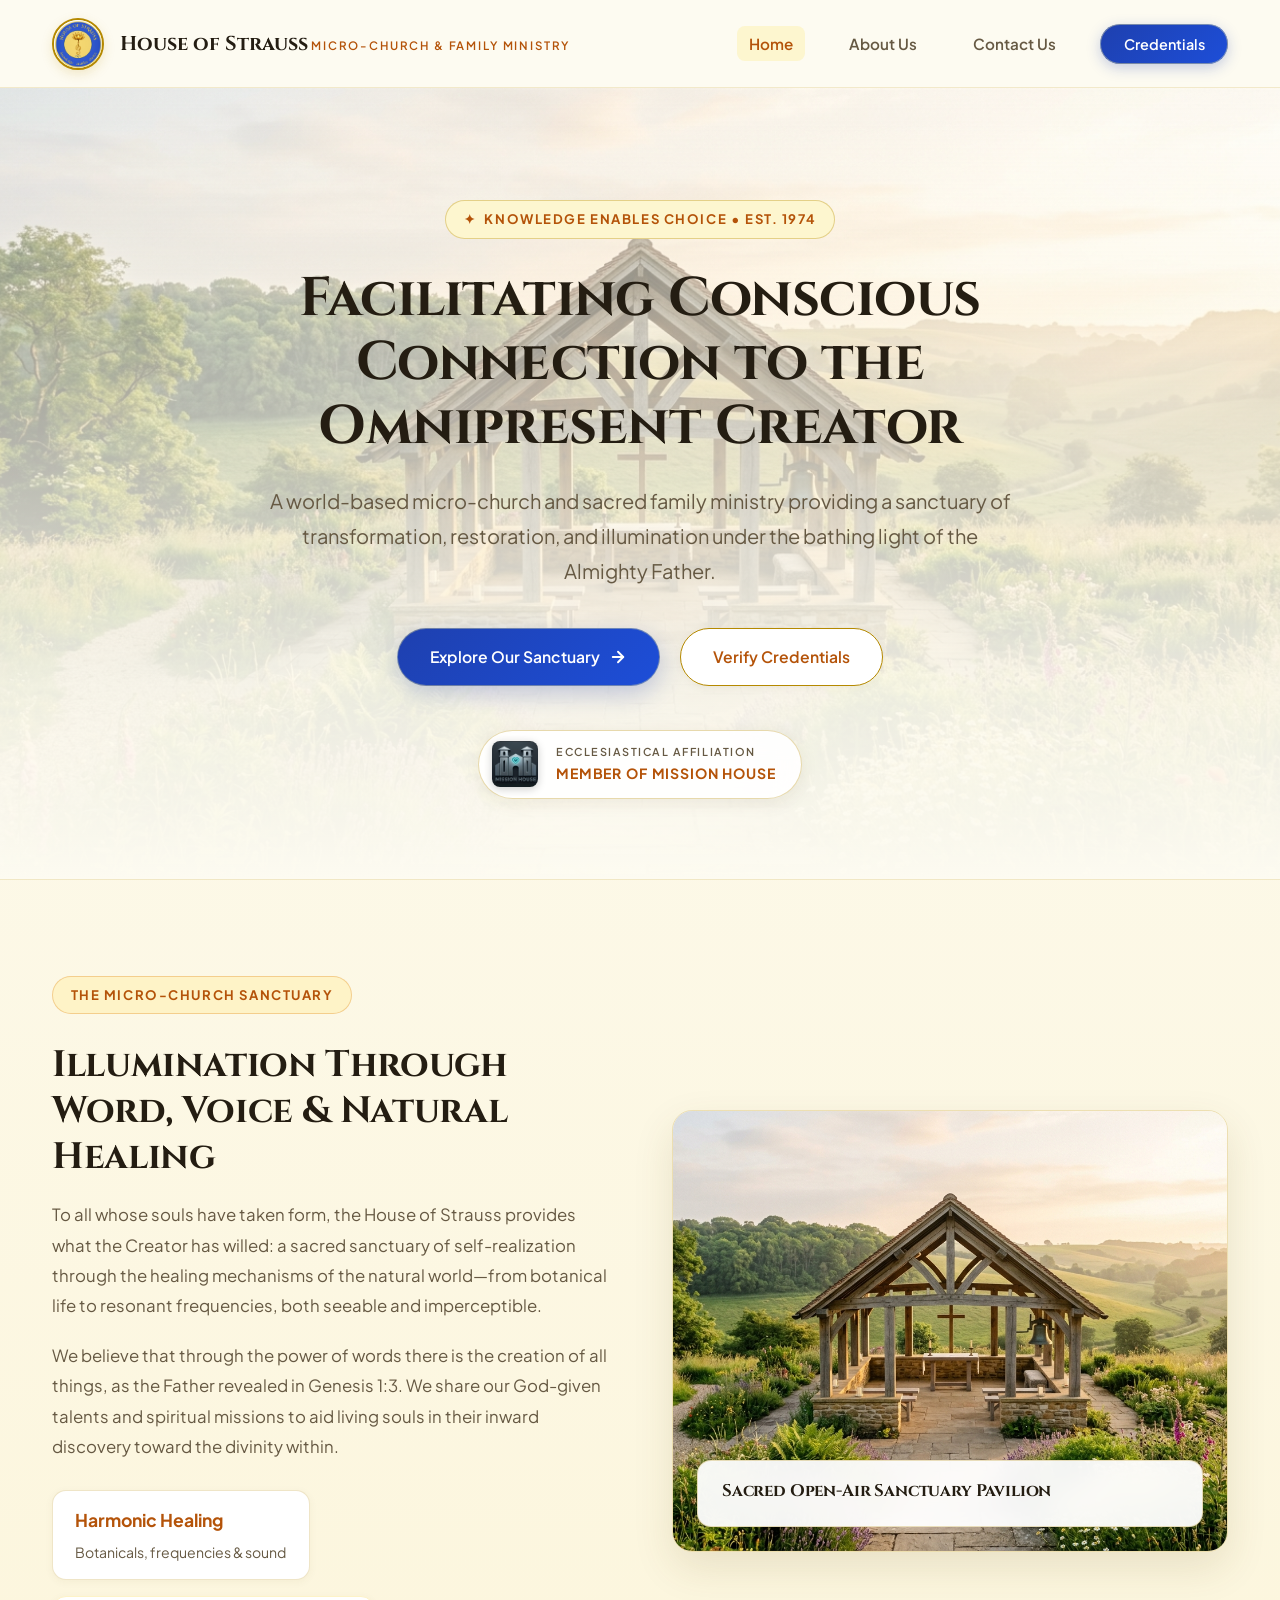
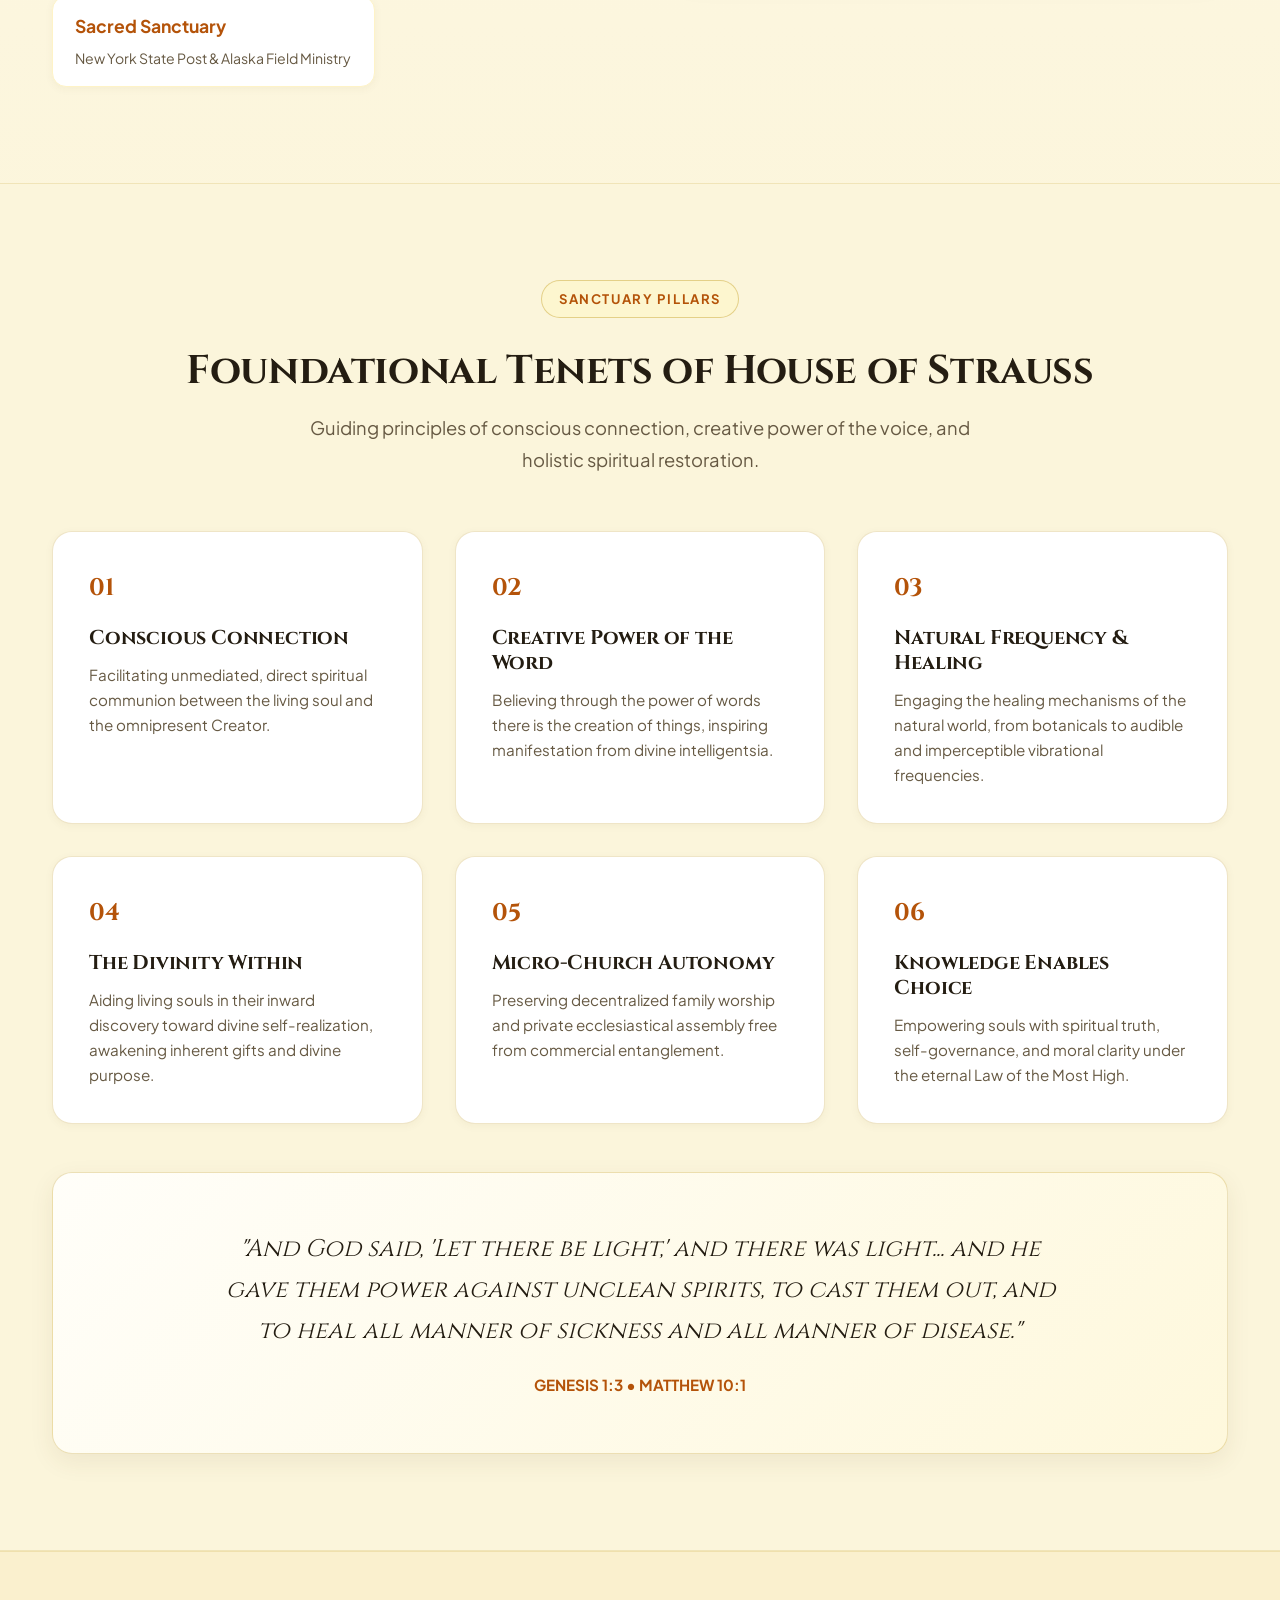
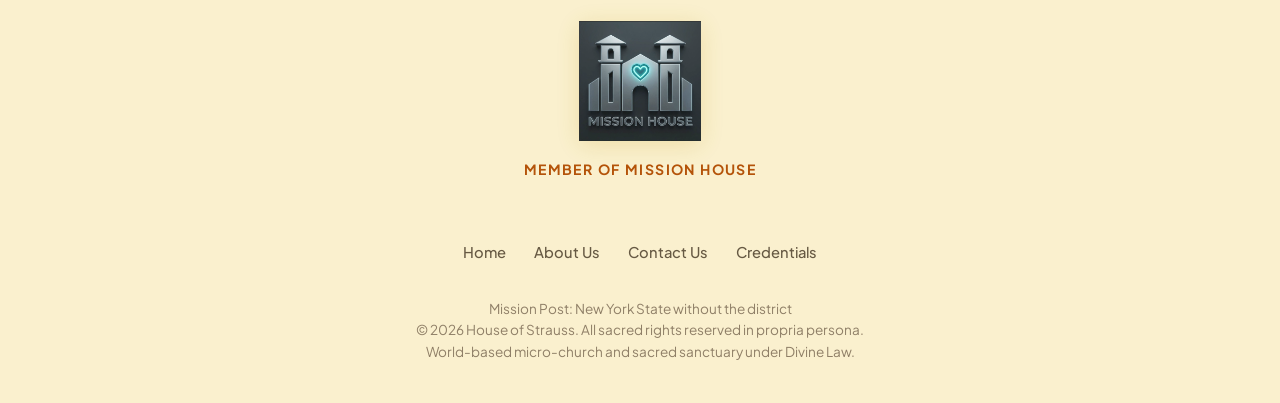
<file: index.html>
<!DOCTYPE html>
<html lang="en">
<head>
  <meta charset="UTF-8">
  <meta name="viewport" content="width=device-width, initial-scale=1.0">
  <title>House of Strauss — Micro-Church & Sacred Sanctuary</title>
  <meta name="description" content="House of Strauss is a world-based micro-church facilitating conscious connection to the omnipresent Creator. Knowledge Enables Choice.">
  <link rel="stylesheet" href="styles.css">
  <link rel="icon" type="image/jpeg" href="images/logo_clean.png">
</head>
<body>

  <!-- Header & Navigation -->
  <header class="site-header">
    <div class="header-container">
      <a href="index.html" class="brand">
        <img src="images/logo_clean.png" alt="House of Strauss Consecrated Seal" class="brand-seal">
        <div class="brand-text">
          <span class="brand-name">House of Strauss</span>
          <span class="brand-subtitle">Micro-Church & Family Ministry</span>
        </div>
      </a>
      <nav>
        <ul class="nav-links">
          <li><a href="index.html" class="nav-link active">Home</a></li>
          <li><a href="about.html" class="nav-link">About Us</a></li>
          <li><a href="contact.html" class="nav-link">Contact Us</a></li>
          <li><a href="credentials.html" class="nav-cta">Credentials</a></li>
        </ul>
      </nav>
    </div>
  </header>

  <!-- Hero Section -->
  <section class="hero">
    <div class="hero-content">
      <div class="badge-tag">
        <span>✦</span> Knowledge Enables Choice • Est. 1974
      </div>
      <h1 class="headline">Facilitating Conscious Connection to the Omnipresent Creator</h1>
      <p class="subhead">
        A world-based micro-church and sacred family ministry providing a sanctuary of transformation, restoration, and illumination under the bathing light of the Almighty Father.
      </p>
      <div class="cta-group">
        <a href="about.html" class="btn btn-primary">
          <span>Explore Our Sanctuary</span>
          <svg width="18" height="18" viewBox="0 0 24 24" fill="none" stroke="currentColor" stroke-width="2.5" stroke-linecap="round" stroke-linejoin="round"><line x1="5" y1="12" x2="19" y2="12"></line><polyline points="12 5 19 12 12 19"></polyline></svg>
        </a>
        <a href="credentials.html" class="btn btn-secondary">
          <span>Verify Credentials</span>
        </a>
      </div>

      <!-- Mission House Affiliation Badge -->
      <div class="hero-affiliation">
        <a href="https://mission-house.org" target="_blank" class="hero-member-badge">
          <img src="images/mission_house_logo.png" alt="Mission House Logo" onerror="this.src='mission_house_logo.png'">
          <div class="hero-member-text">
            <span class="affil-label">Ecclesiastical Affiliation</span>
            <span class="affil-title">Member of Mission House</span>
          </div>
        </a>
      </div>
    </div>
  </section>

  <!-- Sanctuary Showcase -->
  <section class="section">
    <div class="container">
      <div class="split-grid">
        <div>
          <div class="badge-tag gold">The Micro-Church Sanctuary</div>
          <h2 style="font-size: 2.3rem; margin-bottom: 1.25rem;">Illumination Through Word, Voice & Natural Healing</h2>
          <p style="color: var(--text-muted); font-size: 1.05rem; line-height: 1.8; margin-bottom: 1.25rem;">
            To all whose souls have taken form, the House of Strauss provides what the Creator has willed: a sacred sanctuary of self-realization through the healing mechanisms of the natural world—from botanical life to resonant frequencies, both seeable and imperceptible.
          </p>
          <p style="color: var(--text-muted); font-size: 1.05rem; line-height: 1.8; margin-bottom: 1.75rem;">
            We believe that through the power of words there is the creation of all things, as the Father revealed in Genesis 1:3. We share our God-given talents and spiritual missions to aid living souls in their inward discovery toward the divinity within.
          </p>
          <div style="display: flex; gap: 1rem; flex-wrap: wrap;">
            <div style="background: #fff; border: 1.5px solid var(--border-card); padding: 0.9rem 1.4rem; border-radius: var(--radius-md); box-shadow: var(--shadow-sm);">
              <strong style="color: var(--accent-amber); display: block; font-size: 1.1rem; margin-bottom: 0.15rem;">Harmonic Healing</strong>
              <span style="color: var(--text-muted); font-size: 0.88rem;">Botanicals, frequencies & sound</span>
            </div>
            <div style="background: #fff; border: 1.5px solid var(--accent-gold-soft); padding: 0.9rem 1.4rem; border-radius: var(--radius-md); box-shadow: var(--shadow-sm);">
              <strong style="color: var(--accent-amber); display: block; font-size: 1.1rem; margin-bottom: 0.15rem;">Sacred Sanctuary</strong>
              <span style="color: var(--text-muted); font-size: 0.88rem;">New York State Post & Alaska Field Ministry</span>
            </div>
          </div>
        </div>

        <div class="image-showcase">
          <img src="images/hero_bg.jpg" alt="Sacred Open-Air Sanctuary Pavilion in Rolling Countryside">
          <div class="image-overlay-card">
            <h4 style="color: var(--text-heading); font-size: 1.05rem; margin-bottom: 0.25rem;">Sacred Open-Air Sanctuary Pavilion</h4>

          </div>
        </div>
      </div>
    </div>
  </section>

  <!-- 6 Pillars -->
  <section class="section" style="background: var(--bg-secondary); border-top: 1px solid var(--border-subtle); border-bottom: 1px solid var(--border-subtle);">
    <div class="container">
      <div class="section-title">
        <div class="badge-tag">Sanctuary Pillars</div>
        <h2>Foundational Tenets of House of Strauss</h2>
        <p>Guiding principles of conscious connection, creative power of the voice, and holistic spiritual restoration.</p>
      </div>

      <div class="commitments-grid">
        <div class="commitment-card">
          <div class="commitment-num">01</div>
          <h3 style="font-size: 1.25rem; margin-bottom: 0.75rem; color: var(--text-heading);">Conscious Connection</h3>
          <p style="color: var(--text-muted); font-size: 0.95rem; line-height: 1.65;">Facilitating unmediated, direct spiritual communion between the living soul and the omnipresent Creator.</p>
        </div>

        <div class="commitment-card">
          <div class="commitment-num">02</div>
          <h3 style="font-size: 1.25rem; margin-bottom: 0.75rem; color: var(--text-heading);">Creative Power of the Word</h3>
          <p style="color: var(--text-muted); font-size: 0.95rem; line-height: 1.65;">Believing through the power of words there is the creation of things, inspiring manifestation from divine intelligentsia.</p>
        </div>

        <div class="commitment-card">
          <div class="commitment-num">03</div>
          <h3 style="font-size: 1.25rem; margin-bottom: 0.75rem; color: var(--text-heading);">Natural Frequency & Healing</h3>
          <p style="color: var(--text-muted); font-size: 0.95rem; line-height: 1.65;">Engaging the healing mechanisms of the natural world, from botanicals to audible and imperceptible vibrational frequencies.</p>
        </div>

        <div class="commitment-card">
          <div class="commitment-num">04</div>
          <h3 style="font-size: 1.25rem; margin-bottom: 0.75rem; color: var(--text-heading);">The Divinity Within</h3>
          <p style="color: var(--text-muted); font-size: 0.95rem; line-height: 1.65;">Aiding living souls in their inward discovery toward divine self-realization, awakening inherent gifts and divine purpose.</p>
        </div>

        <div class="commitment-card">
          <div class="commitment-num">05</div>
          <h3 style="font-size: 1.25rem; margin-bottom: 0.75rem; color: var(--text-heading);">Micro-Church Autonomy</h3>
          <p style="color: var(--text-muted); font-size: 0.95rem; line-height: 1.65;">Preserving decentralized family worship and private ecclesiastical assembly free from commercial entanglement.</p>
        </div>

        <div class="commitment-card">
          <div class="commitment-num">06</div>
          <h3 style="font-size: 1.25rem; margin-bottom: 0.75rem; color: var(--text-heading);">Knowledge Enables Choice</h3>
          <p style="color: var(--text-muted); font-size: 0.95rem; line-height: 1.65;">Empowering souls with spiritual truth, self-governance, and moral clarity under the eternal Law of the Most High.</p>
        </div>
      </div>

      <!-- Scripture Banner -->
      <div class="scripture-card">
        <div class="scripture-quote">
          "And God said, 'Let there be light,' and there was light... and he gave them power against unclean spirits, to cast them out, and to heal all manner of sickness and all manner of disease."
        </div>
        <div class="scripture-cite">Genesis 1:3 &bull; Matthew 10:1</div>
      </div>
    </div>
  </section>

  <!-- Footer -->
  <footer class="site-footer">
    <div class="footer-container">
      <a href="https://mission-house.org" target="_blank" class="footer-member-badge">
        <div class="logo-wrap">
          <img src="images/mission_house_logo.png" alt="Mission House Logo" onerror="this.src='mission_house_logo.png'">
        </div>
        <span class="footer-member-text">Member of Mission House</span>
      </a>

      <ul class="footer-nav">
        <li><a href="index.html">Home</a></li>
        <li><a href="about.html">About Us</a></li>
        <li><a href="contact.html">Contact Us</a></li>
        <li><a href="credentials.html">Credentials</a></li>
      </ul>

      <div class="footer-meta">
        Mission Post: New York State without the district<br>
        &copy; 2026 House of Strauss. All sacred rights reserved in propria persona.<br>
        World-based micro-church and sacred sanctuary under Divine Law.
      </div>
    </div>
  </footer>

</body>
</html>
</file>
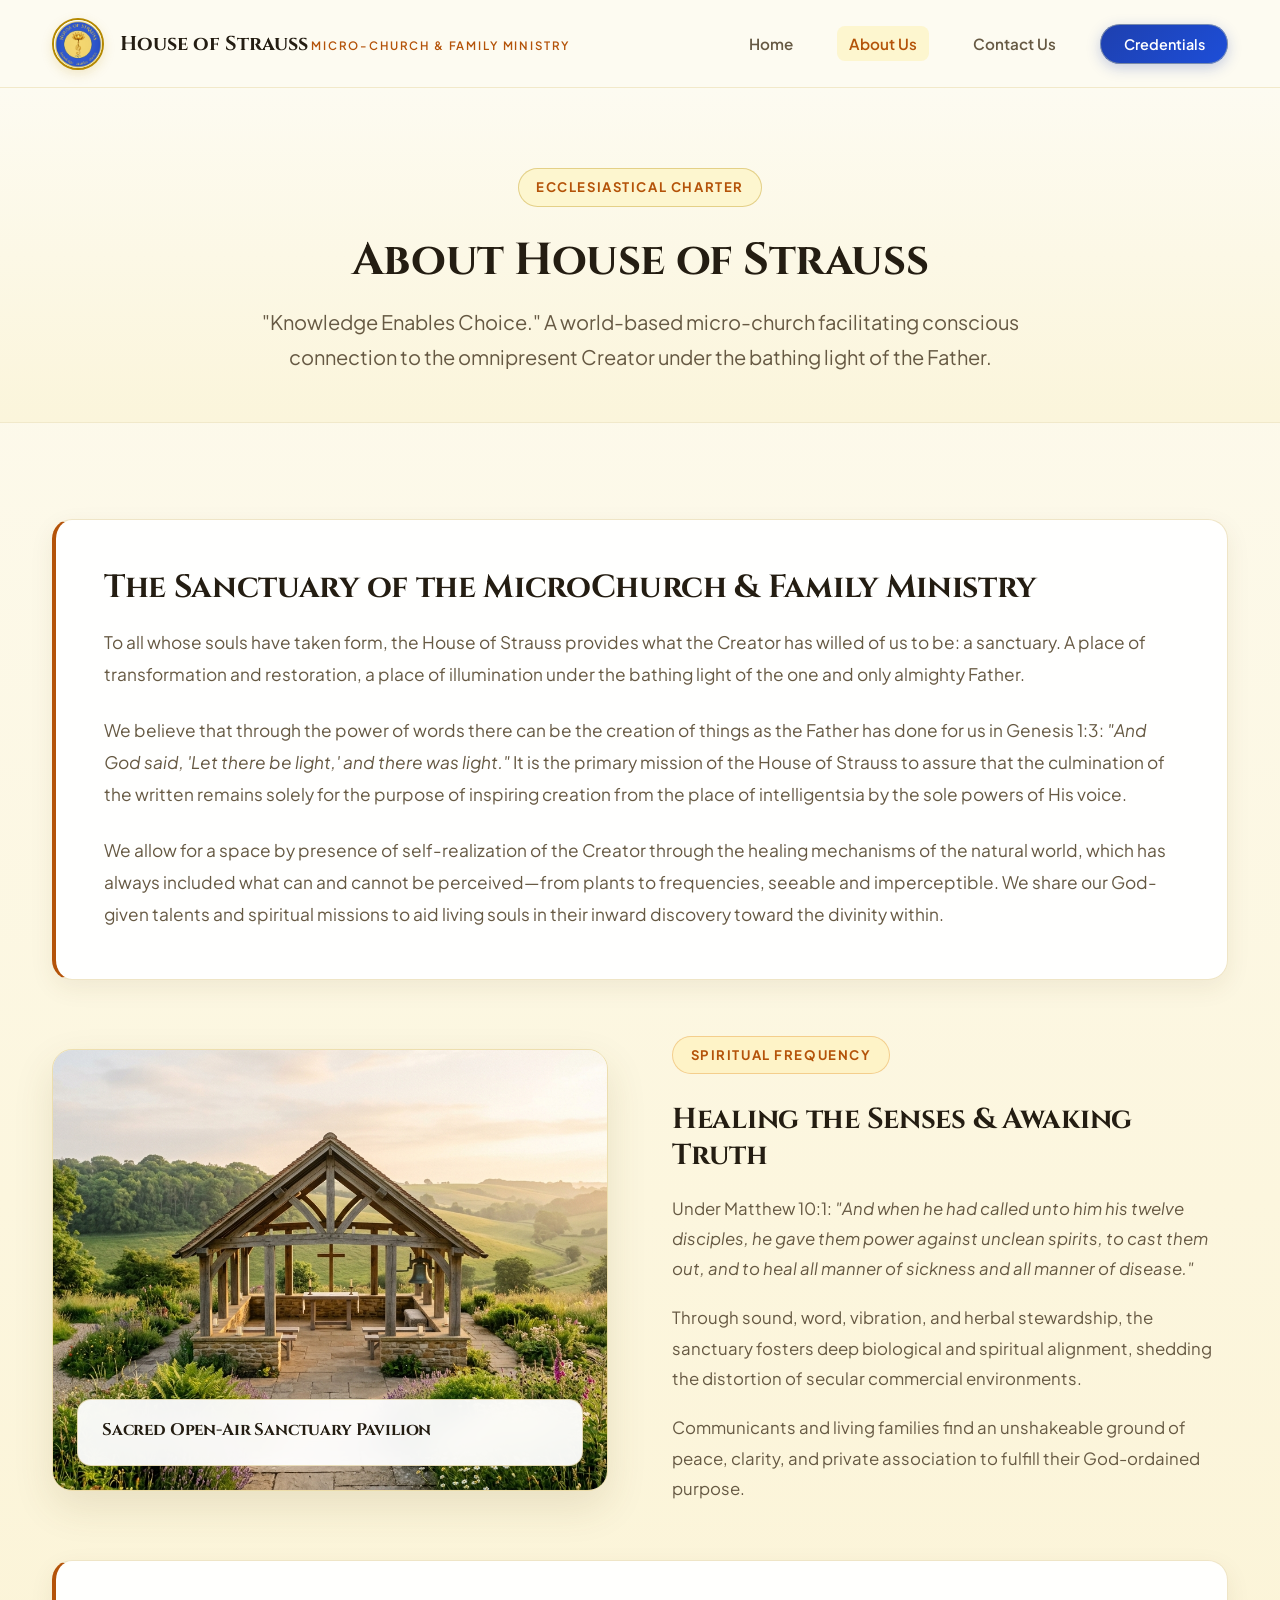
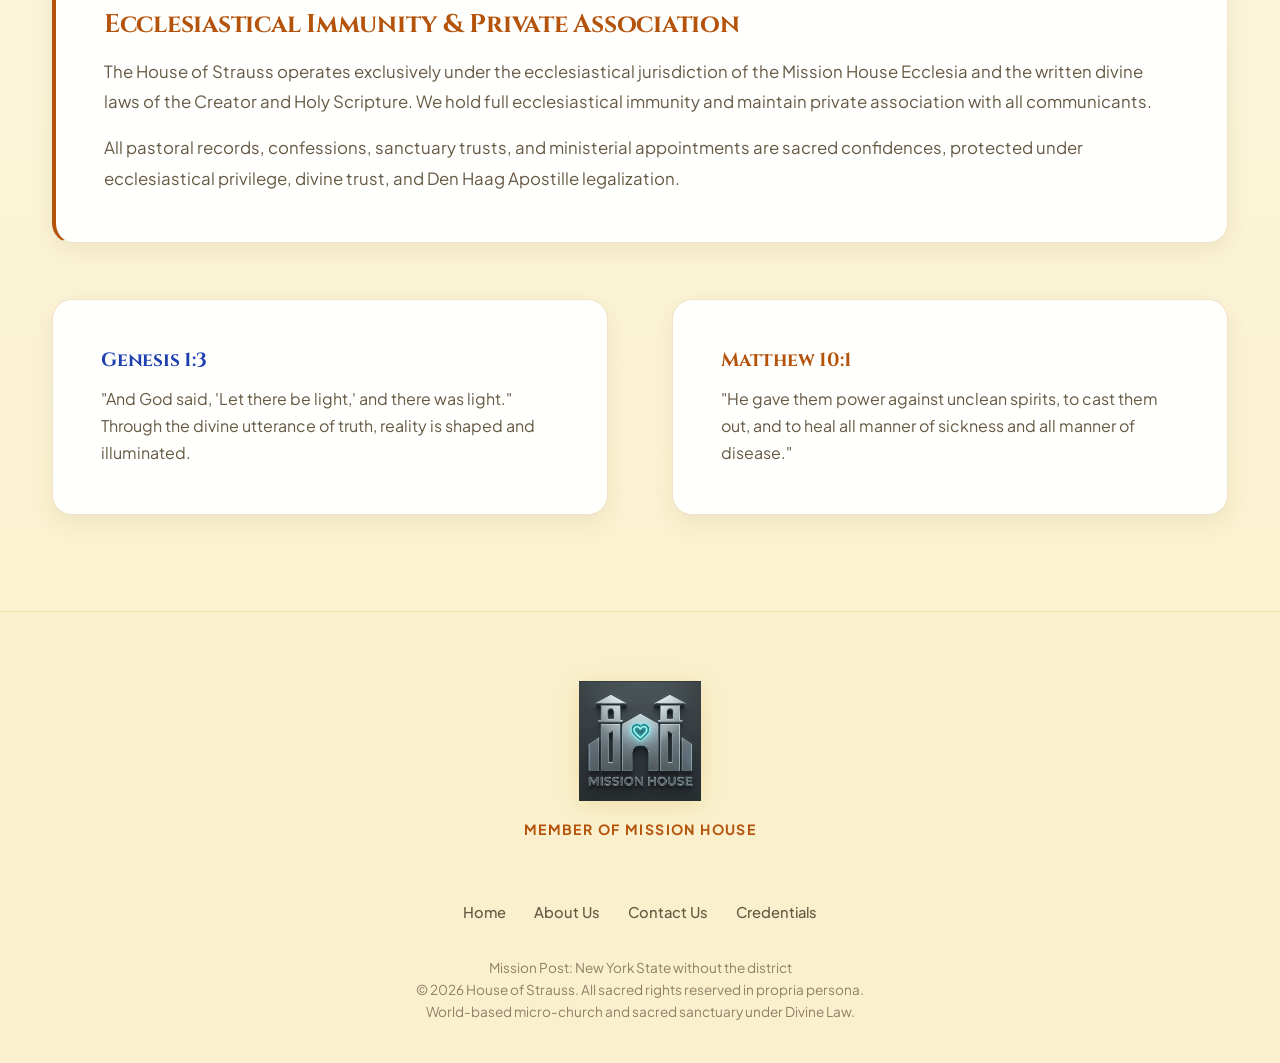
<file: about.html>
<!DOCTYPE html>
<html lang="en">
<head>
  <meta charset="UTF-8">
  <meta name="viewport" content="width=device-width, initial-scale=1.0">
  <title>About Us — House of Strauss</title>
  <meta name="description" content="Ecclesiastical charter, scriptural foundation, and micro-church ministry of the House of Strauss. Knowledge Enables Choice.">
  <link rel="stylesheet" href="styles.css">
  <link rel="icon" type="image/jpeg" href="images/logo_clean.png">
</head>
<body>

  <!-- Header & Navigation -->
  <header class="site-header">
    <div class="header-container">
      <a href="index.html" class="brand">
        <img src="images/logo_clean.png" alt="House of Strauss Consecrated Seal" class="brand-seal">
        <div class="brand-text">
          <span class="brand-name">House of Strauss</span>
          <span class="brand-subtitle">Micro-Church & Family Ministry</span>
        </div>
      </a>
      <nav>
        <ul class="nav-links">
          <li><a href="index.html" class="nav-link">Home</a></li>
          <li><a href="about.html" class="nav-link active">About Us</a></li>
          <li><a href="contact.html" class="nav-link">Contact Us</a></li>
          <li><a href="credentials.html" class="nav-cta">Credentials</a></li>
        </ul>
      </nav>
    </div>
  </header>

  <!-- Main Banner -->
  <section class="section" style="padding: 5rem 0 3rem; background: linear-gradient(180deg, #fdfbf1 0%, #fbf5db 100%); border-bottom: 1px solid var(--border-subtle); text-align: center;">
    <div class="container">
      <div class="badge-tag">Ecclesiastical Charter</div>
      <h1 class="headline" style="font-size: 2.8rem; margin-bottom: 1rem;">About House of Strauss</h1>
      <p class="subhead" style="max-width: 760px; margin: 0 auto;">
        "Knowledge Enables Choice." A world-based micro-church facilitating conscious connection to the omnipresent Creator under the bathing light of the Father.
      </p>
    </div>
  </section>

  <!-- Detailed Mission & Purpose -->
  <section class="section">
    <div class="container">
      <div class="glass-card" style="margin-bottom: 3.5rem; border-left: 4px solid var(--accent-amber);">
        <h2 style="font-size: 2rem; margin-bottom: 1.2rem;">The Sanctuary of the MicroChurch & Family Ministry</h2>
        <p style="color: var(--text-muted); font-size: 1.08rem; line-height: 1.85; margin-bottom: 1.5rem;">
          To all whose souls have taken form, the House of Strauss provides what the Creator has willed of us to be: a sanctuary. A place of transformation and restoration, a place of illumination under the bathing light of the one and only almighty Father.
        </p>
        <p style="color: var(--text-muted); font-size: 1.08rem; line-height: 1.85; margin-bottom: 1.5rem;">
          We believe that through the power of words there can be the creation of things as the Father has done for us in Genesis 1:3: <em>"And God said, 'Let there be light,' and there was light."</em> It is the primary mission of the House of Strauss to assure that the culmination of the written remains solely for the purpose of inspiring creation from the place of intelligentsia by the sole powers of His voice.
        </p>
        <p style="color: var(--text-muted); font-size: 1.08rem; line-height: 1.85;">
          We allow for a space by presence of self-realization of the Creator through the healing mechanisms of the natural world, which has always included what can and cannot be perceived—from plants to frequencies, seeable and imperceptible. We share our God-given talents and spiritual missions to aid living souls in their inward discovery toward the divinity within.
        </p>
      </div>

      <!-- Sacred Sanctuary Showcase -->
      <div id="sanctuary" class="split-grid" style="margin-bottom: 3.5rem;">
        <div class="image-showcase">
          <img src="images/hero_bg.jpg" alt="Sacred Open-Air Sanctuary Pavilion in Rolling Countryside">
          <div class="image-overlay-card">
            <h4 style="color: var(--text-heading); font-size: 1.05rem; margin-bottom: 0.25rem;">Sacred Open-Air Sanctuary Pavilion</h4>

          </div>
        </div>

        <div>
          <div class="badge-tag gold">Spiritual Frequency</div>
          <h3 style="font-size: 1.8rem; margin-bottom: 1.2rem;">Healing the Senses & Awaking Truth</h3>
          <p style="color: var(--text-muted); font-size: 1.05rem; line-height: 1.8; margin-bottom: 1.2rem;">
            Under Matthew 10:1: <em>"And when he had called unto him his twelve disciples, he gave them power against unclean spirits, to cast them out, and to heal all manner of sickness and all manner of disease."</em>
          </p>
          <p style="color: var(--text-muted); font-size: 1.05rem; line-height: 1.8; margin-bottom: 1.2rem;">
            Through sound, word, vibration, and herbal stewardship, the sanctuary fosters deep biological and spiritual alignment, shedding the distortion of secular commercial environments.
          </p>
          <p style="color: var(--text-muted); font-size: 1.05rem; line-height: 1.8;">
            Communicants and living families find an unshakeable ground of peace, clarity, and private association to fulfill their God-ordained purpose.
          </p>
        </div>
      </div>

      <!-- Ecclesiastical Covenants -->
      <div id="covenants" class="glass-card" style="border-left: 4px solid var(--accent-amber); margin-bottom: 3.5rem;">
        <h3 style="color: var(--accent-amber); font-size: 1.6rem; margin-bottom: 1rem;">Ecclesiastical Immunity & Private Association</h3>
        <p style="color: var(--text-muted); font-size: 1.05rem; line-height: 1.8; margin-bottom: 1rem;">
          The House of Strauss operates exclusively under the ecclesiastical jurisdiction of the Mission House Ecclesia and the written divine laws of the Creator and Holy Scripture. We hold full ecclesiastical immunity and maintain private association with all communicants.
        </p>
        <p style="color: var(--text-muted); font-size: 1.05rem; line-height: 1.8;">
          All pastoral records, confessions, sanctuary trusts, and ministerial appointments are sacred confidences, protected under ecclesiastical privilege, divine trust, and Den Haag Apostille legalization.
        </p>
      </div>

      <!-- Scripture Grid -->
      <div class="split-grid">
        <div class="glass-card">
          <h4 style="color: var(--accent-blue); font-size: 1.2rem; margin-bottom: 0.8rem;">Genesis 1:3</h4>
          <p style="color: var(--text-muted); font-size: 1rem; line-height: 1.7;">
            "And God said, 'Let there be light,' and there was light." Through the divine utterance of truth, reality is shaped and illuminated.
          </p>
        </div>

        <div class="glass-card">
          <h4 style="color: var(--accent-amber); font-size: 1.2rem; margin-bottom: 0.8rem;">Matthew 10:1</h4>
          <p style="color: var(--text-muted); font-size: 1rem; line-height: 1.7;">
            "He gave them power against unclean spirits, to cast them out, and to heal all manner of sickness and all manner of disease."
          </p>
        </div>
      </div>
    </div>
  </section>

  <!-- Footer -->
  <footer class="site-footer">
    <div class="footer-container">
      <a href="https://mission-house.org" target="_blank" class="footer-member-badge">
        <div class="logo-wrap">
          <img src="images/mission_house_logo.png" alt="Mission House Logo" onerror="this.src='mission_house_logo.png'">
        </div>
        <span class="footer-member-text">Member of Mission House</span>
      </a>

      <ul class="footer-nav">
        <li><a href="index.html">Home</a></li>
        <li><a href="about.html">About Us</a></li>
        <li><a href="contact.html">Contact Us</a></li>
        <li><a href="credentials.html">Credentials</a></li>
      </ul>

      <div class="footer-meta">
        Mission Post: New York State without the district<br>
        &copy; 2026 House of Strauss. All sacred rights reserved in propria persona.<br>
        World-based micro-church and sacred sanctuary under Divine Law.
      </div>
    </div>
  </footer>

</body>
</html>
</file>
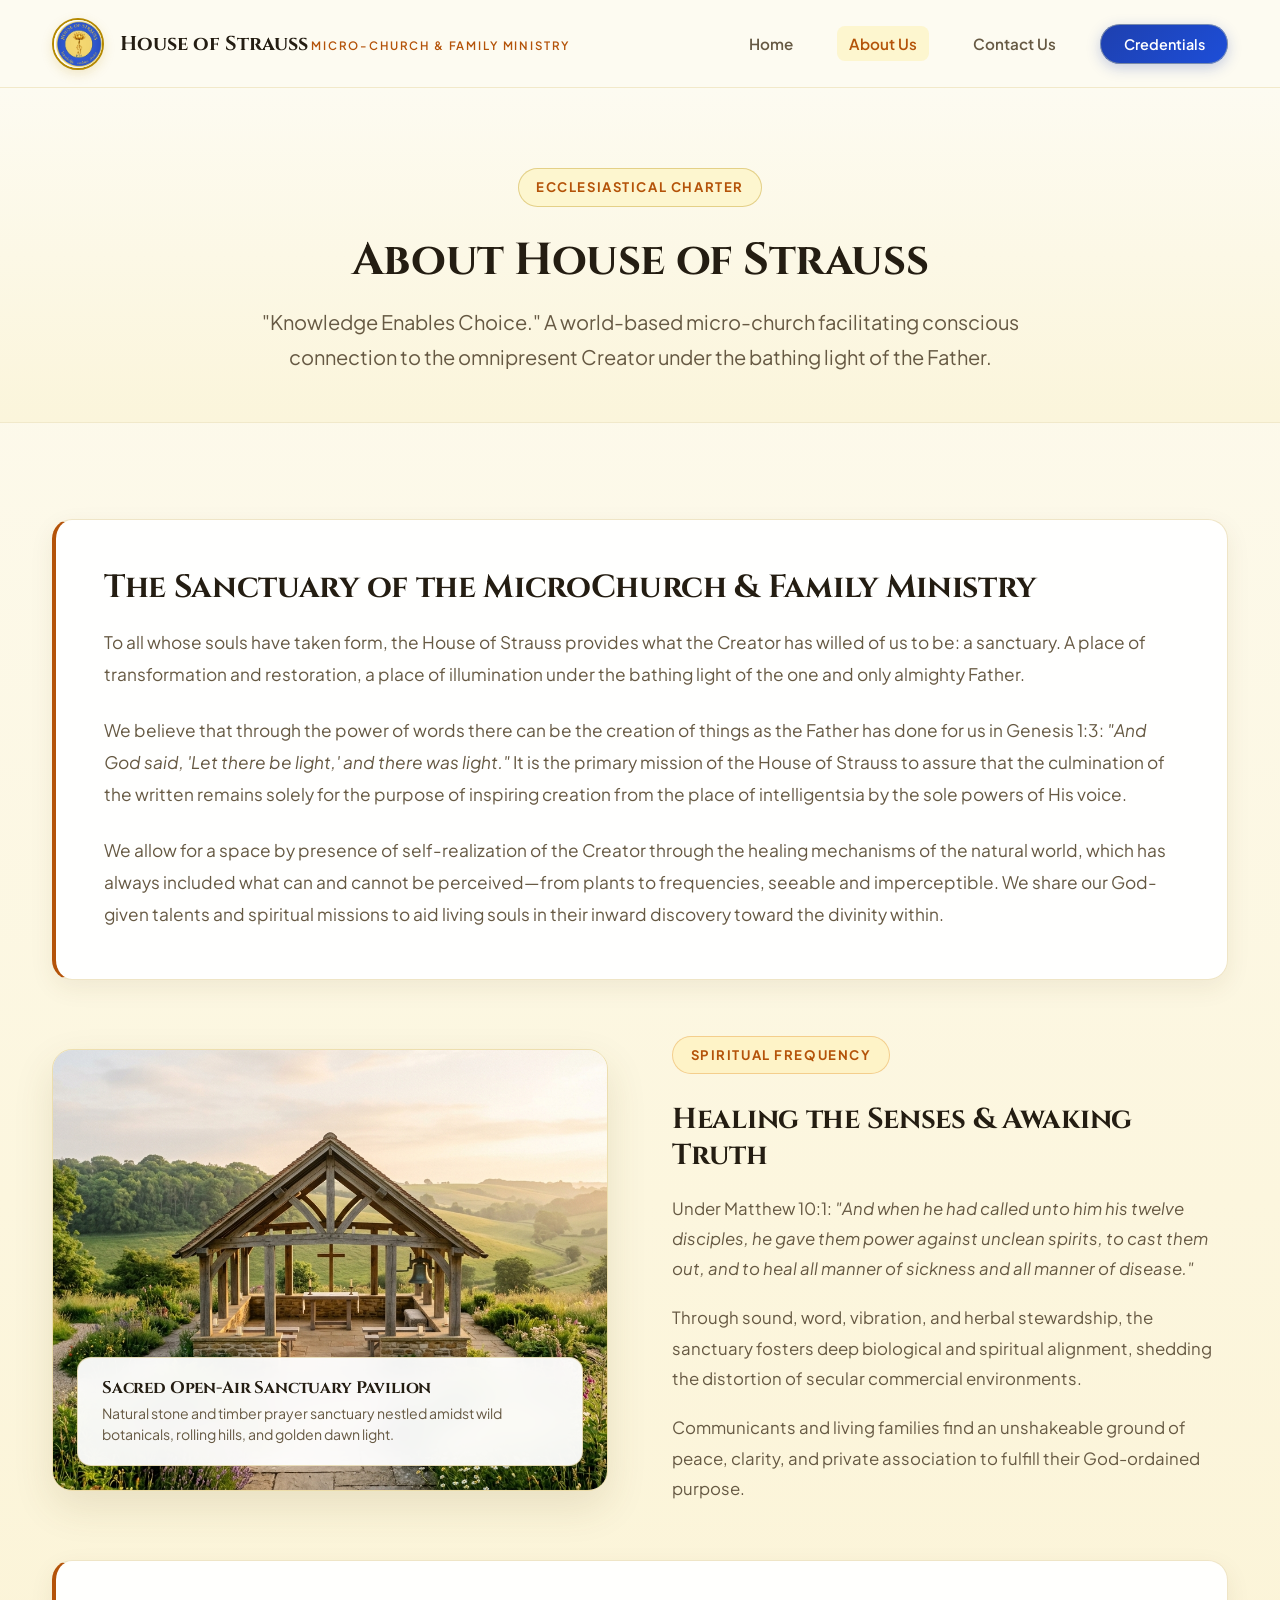
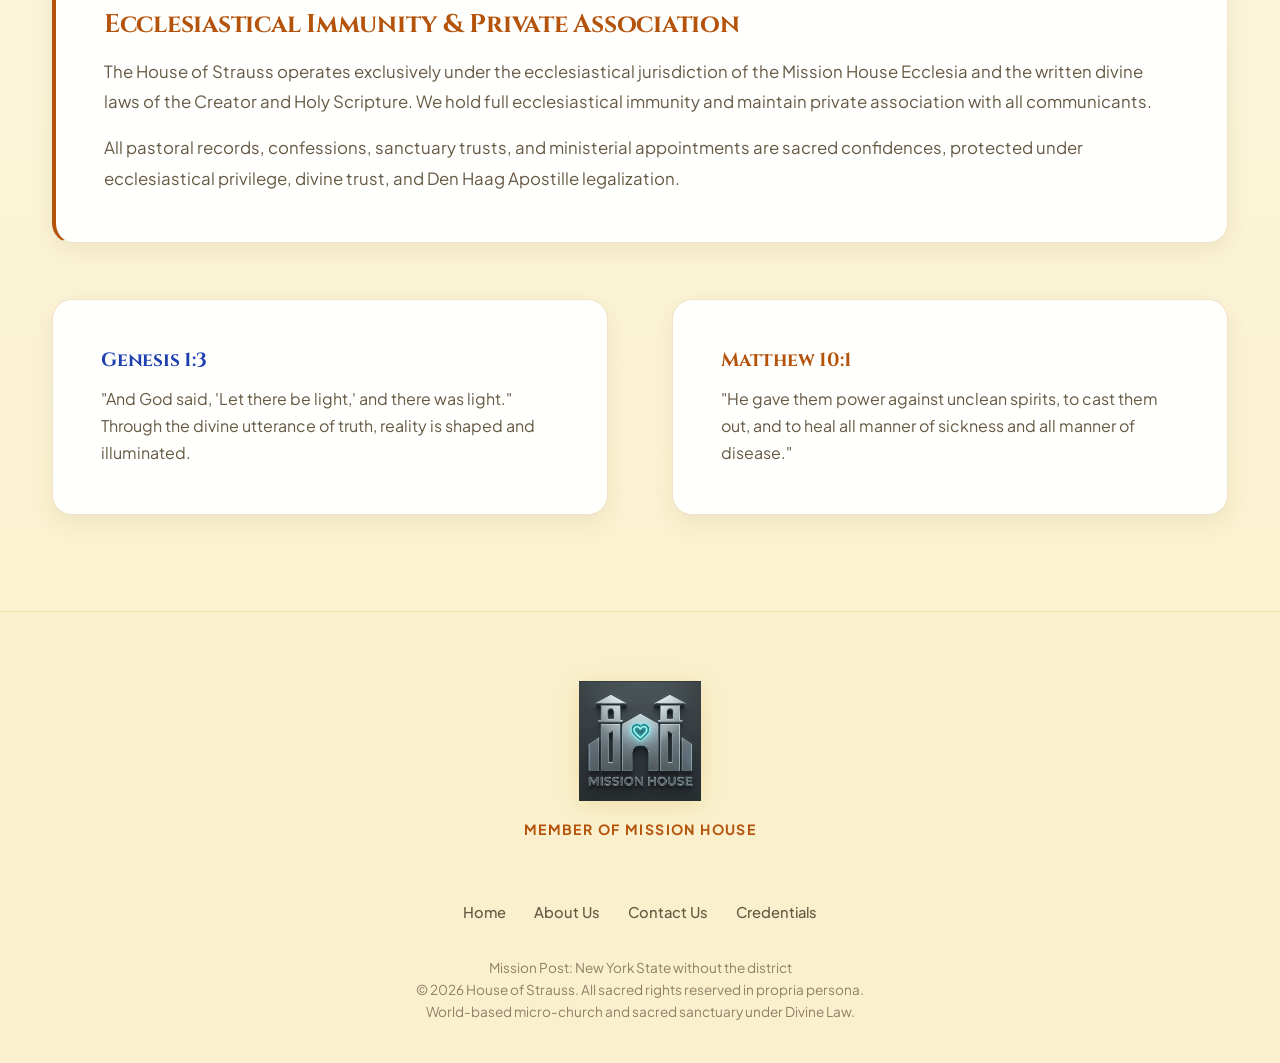
<file: beige_about.html>
<!DOCTYPE html>
<html lang="en">
<head>
  <meta charset="UTF-8">
  <meta name="viewport" content="width=device-width, initial-scale=1.0">
  <title>About Us — House of Strauss</title>
  <meta name="description" content="Ecclesiastical charter, scriptural foundation, and micro-church ministry of the House of Strauss. Knowledge Enables Choice.">
  <link rel="stylesheet" href="styles.css">
  <link rel="icon" type="image/jpeg" href="images/house_of_strauss_seal.png">
</head>
<body>

  <!-- Header & Navigation -->
  <header class="site-header">
    <div class="header-container">
      <a href="index.html" class="brand">
        <img src="images/house_of_strauss_seal.png" alt="House of Strauss Consecrated Seal" class="brand-seal">
        <div class="brand-text">
          <span class="brand-name">House of Strauss</span>
          <span class="brand-subtitle">Micro-Church & Family Ministry</span>
        </div>
      </a>
      <nav>
        <ul class="nav-links">
          <li><a href="index.html" class="nav-link">Home</a></li>
          <li><a href="about.html" class="nav-link active">About Us</a></li>
          <li><a href="contact.html" class="nav-link">Contact Us</a></li>
          <li><a href="credentials.html" class="nav-cta">Credentials</a></li>
        </ul>
      </nav>
    </div>
  </header>

  <!-- Main Banner -->
  <section class="section" style="padding: 5rem 0 3rem; background: linear-gradient(180deg, #fdfbf1 0%, #fbf5db 100%); border-bottom: 1px solid var(--border-subtle); text-align: center;">
    <div class="container">
      <div class="badge-tag">Ecclesiastical Charter</div>
      <h1 class="headline" style="font-size: 2.8rem; margin-bottom: 1rem;">About House of Strauss</h1>
      <p class="subhead" style="max-width: 760px; margin: 0 auto;">
        "Knowledge Enables Choice." A world-based micro-church facilitating conscious connection to the omnipresent Creator under the bathing light of the Father.
      </p>
    </div>
  </section>

  <!-- Detailed Mission & Purpose -->
  <section class="section">
    <div class="container">
      <div class="glass-card" style="margin-bottom: 3.5rem; border-left: 4px solid var(--accent-amber);">
        <h2 style="font-size: 2rem; margin-bottom: 1.2rem;">The Sanctuary of the MicroChurch & Family Ministry</h2>
        <p style="color: var(--text-muted); font-size: 1.08rem; line-height: 1.85; margin-bottom: 1.5rem;">
          To all whose souls have taken form, the House of Strauss provides what the Creator has willed of us to be: a sanctuary. A place of transformation and restoration, a place of illumination under the bathing light of the one and only almighty Father.
        </p>
        <p style="color: var(--text-muted); font-size: 1.08rem; line-height: 1.85; margin-bottom: 1.5rem;">
          We believe that through the power of words there can be the creation of things as the Father has done for us in Genesis 1:3: <em>"And God said, 'Let there be light,' and there was light."</em> It is the primary mission of the House of Strauss to assure that the culmination of the written remains solely for the purpose of inspiring creation from the place of intelligentsia by the sole powers of His voice.
        </p>
        <p style="color: var(--text-muted); font-size: 1.08rem; line-height: 1.85;">
          We allow for a space by presence of self-realization of the Creator through the healing mechanisms of the natural world, which has always included what can and cannot be perceived—from plants to frequencies, seeable and imperceptible. We share our God-given talents and spiritual missions to aid living souls in their inward discovery toward the divinity within.
        </p>
      </div>

      <!-- Sacred Sanctuary Showcase -->
      <div id="sanctuary" class="split-grid" style="margin-bottom: 3.5rem;">
        <div class="image-showcase">
          <img src="images/hero_bg.jpg" alt="Sacred Open-Air Sanctuary Pavilion in Rolling Countryside">
          <div class="image-overlay-card">
            <h4 style="color: var(--text-heading); font-size: 1.05rem; margin-bottom: 0.25rem;">Sacred Open-Air Sanctuary Pavilion</h4>
            <p style="color: var(--text-muted); font-size: 0.88rem; line-height: 1.5;">Natural stone and timber prayer sanctuary nestled amidst wild botanicals, rolling hills, and golden dawn light.</p>
          </div>
        </div>

        <div>
          <div class="badge-tag gold">Spiritual Frequency</div>
          <h3 style="font-size: 1.8rem; margin-bottom: 1.2rem;">Healing the Senses & Awaking Truth</h3>
          <p style="color: var(--text-muted); font-size: 1.05rem; line-height: 1.8; margin-bottom: 1.2rem;">
            Under Matthew 10:1: <em>"And when he had called unto him his twelve disciples, he gave them power against unclean spirits, to cast them out, and to heal all manner of sickness and all manner of disease."</em>
          </p>
          <p style="color: var(--text-muted); font-size: 1.05rem; line-height: 1.8; margin-bottom: 1.2rem;">
            Through sound, word, vibration, and herbal stewardship, the sanctuary fosters deep biological and spiritual alignment, shedding the distortion of secular commercial environments.
          </p>
          <p style="color: var(--text-muted); font-size: 1.05rem; line-height: 1.8;">
            Communicants and living families find an unshakeable ground of peace, clarity, and private association to fulfill their God-ordained purpose.
          </p>
        </div>
      </div>

      <!-- Ecclesiastical Covenants -->
      <div id="covenants" class="glass-card" style="border-left: 4px solid var(--accent-amber); margin-bottom: 3.5rem;">
        <h3 style="color: var(--accent-amber); font-size: 1.6rem; margin-bottom: 1rem;">Ecclesiastical Immunity & Private Association</h3>
        <p style="color: var(--text-muted); font-size: 1.05rem; line-height: 1.8; margin-bottom: 1rem;">
          The House of Strauss operates exclusively under the ecclesiastical jurisdiction of the Mission House Ecclesia and the written divine laws of the Creator and Holy Scripture. We hold full ecclesiastical immunity and maintain private association with all communicants.
        </p>
        <p style="color: var(--text-muted); font-size: 1.05rem; line-height: 1.8;">
          All pastoral records, confessions, sanctuary trusts, and ministerial appointments are sacred confidences, protected under ecclesiastical privilege, divine trust, and Den Haag Apostille legalization.
        </p>
      </div>

      <!-- Scripture Grid -->
      <div class="split-grid">
        <div class="glass-card">
          <h4 style="color: var(--accent-blue); font-size: 1.2rem; margin-bottom: 0.8rem;">Genesis 1:3</h4>
          <p style="color: var(--text-muted); font-size: 1rem; line-height: 1.7;">
            "And God said, 'Let there be light,' and there was light." Through the divine utterance of truth, reality is shaped and illuminated.
          </p>
        </div>

        <div class="glass-card">
          <h4 style="color: var(--accent-amber); font-size: 1.2rem; margin-bottom: 0.8rem;">Matthew 10:1</h4>
          <p style="color: var(--text-muted); font-size: 1rem; line-height: 1.7;">
            "He gave them power against unclean spirits, to cast them out, and to heal all manner of sickness and all manner of disease."
          </p>
        </div>
      </div>
    </div>
  </section>

  <!-- Footer -->
  <footer class="site-footer">
    <div class="footer-container">
      <a href="https://mission-house.org" target="_blank" class="footer-member-badge">
        <div class="logo-wrap">
          <img src="images/mission_house_logo.png" alt="Mission House Logo" onerror="this.src='mission_house_logo.png'">
        </div>
        <span class="footer-member-text">Member of Mission House</span>
      </a>

      <ul class="footer-nav">
        <li><a href="index.html">Home</a></li>
        <li><a href="about.html">About Us</a></li>
        <li><a href="contact.html">Contact Us</a></li>
        <li><a href="credentials.html">Credentials</a></li>
      </ul>

      <div class="footer-meta">
        Mission Post: New York State without the district<br>
        &copy; 2026 House of Strauss. All sacred rights reserved in propria persona.<br>
        World-based micro-church and sacred sanctuary under Divine Law.
      </div>
    </div>
  </footer>

</body>
</html>
</file>
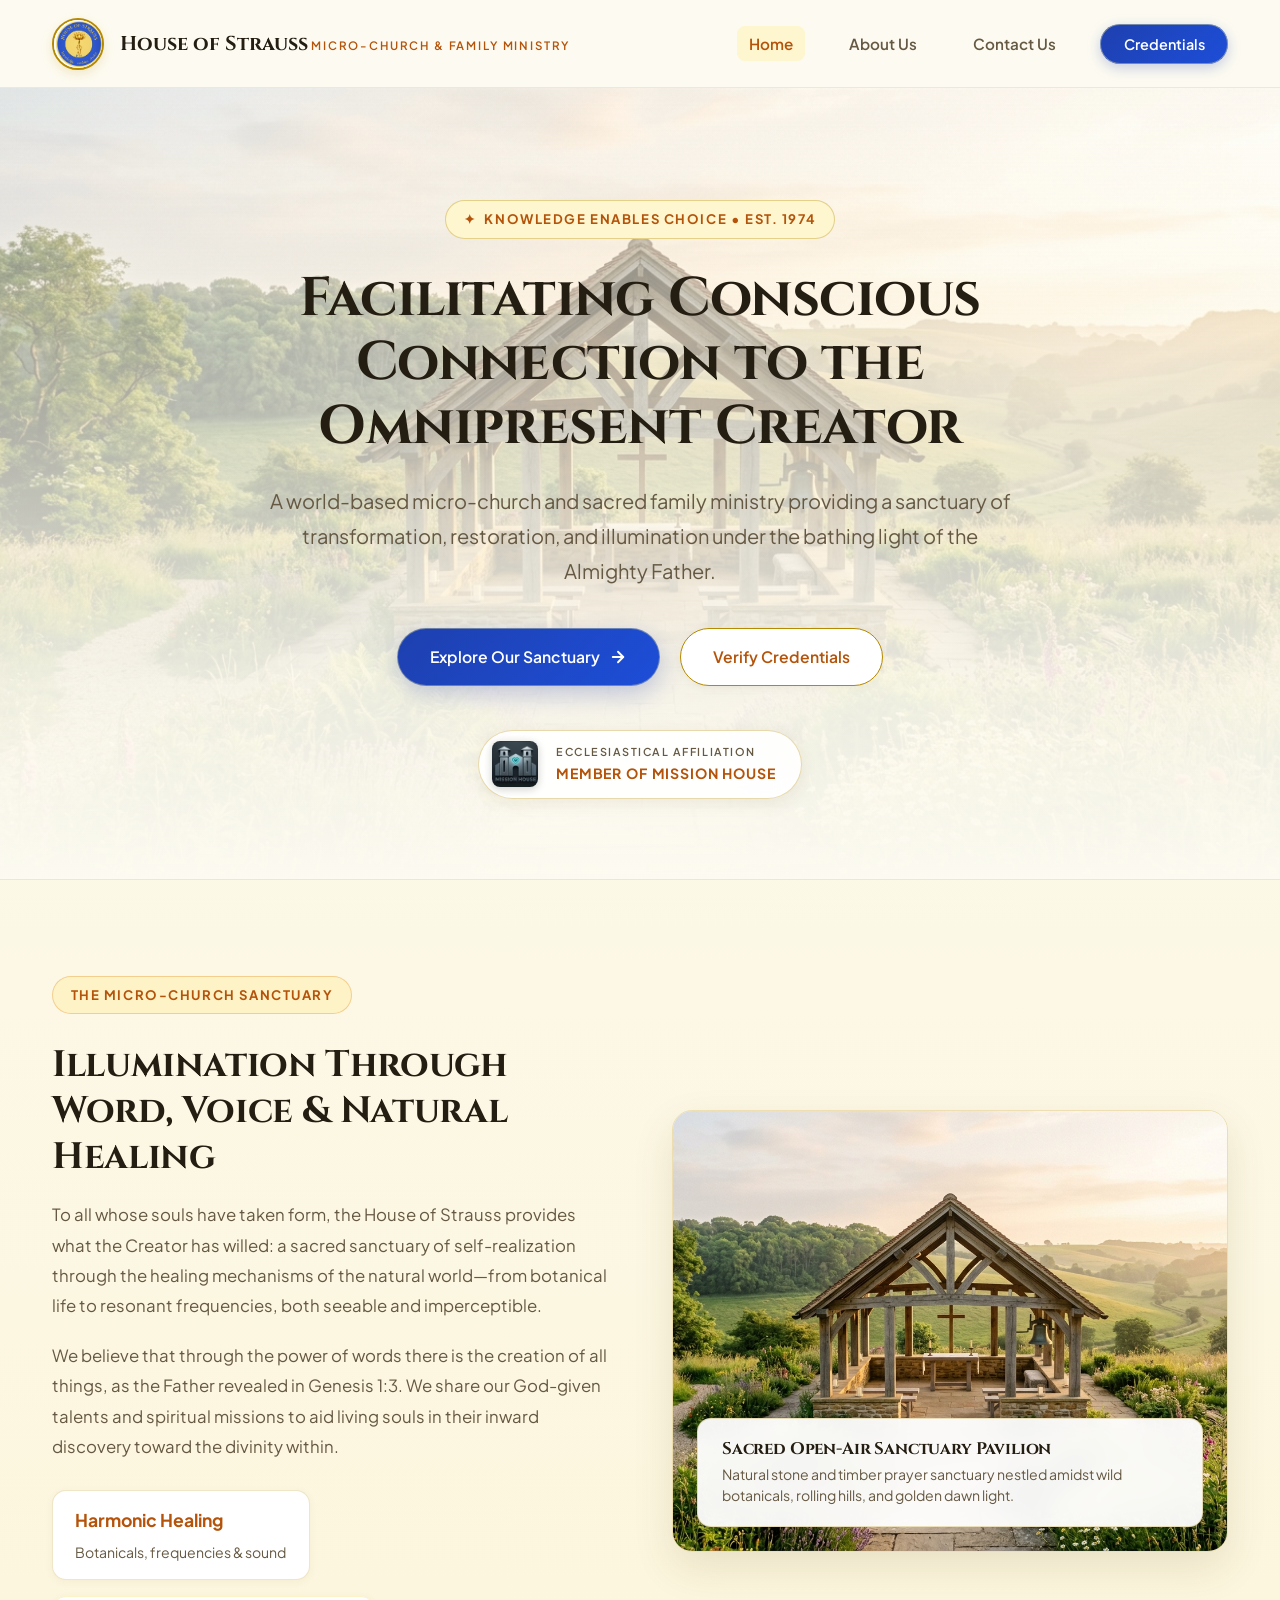
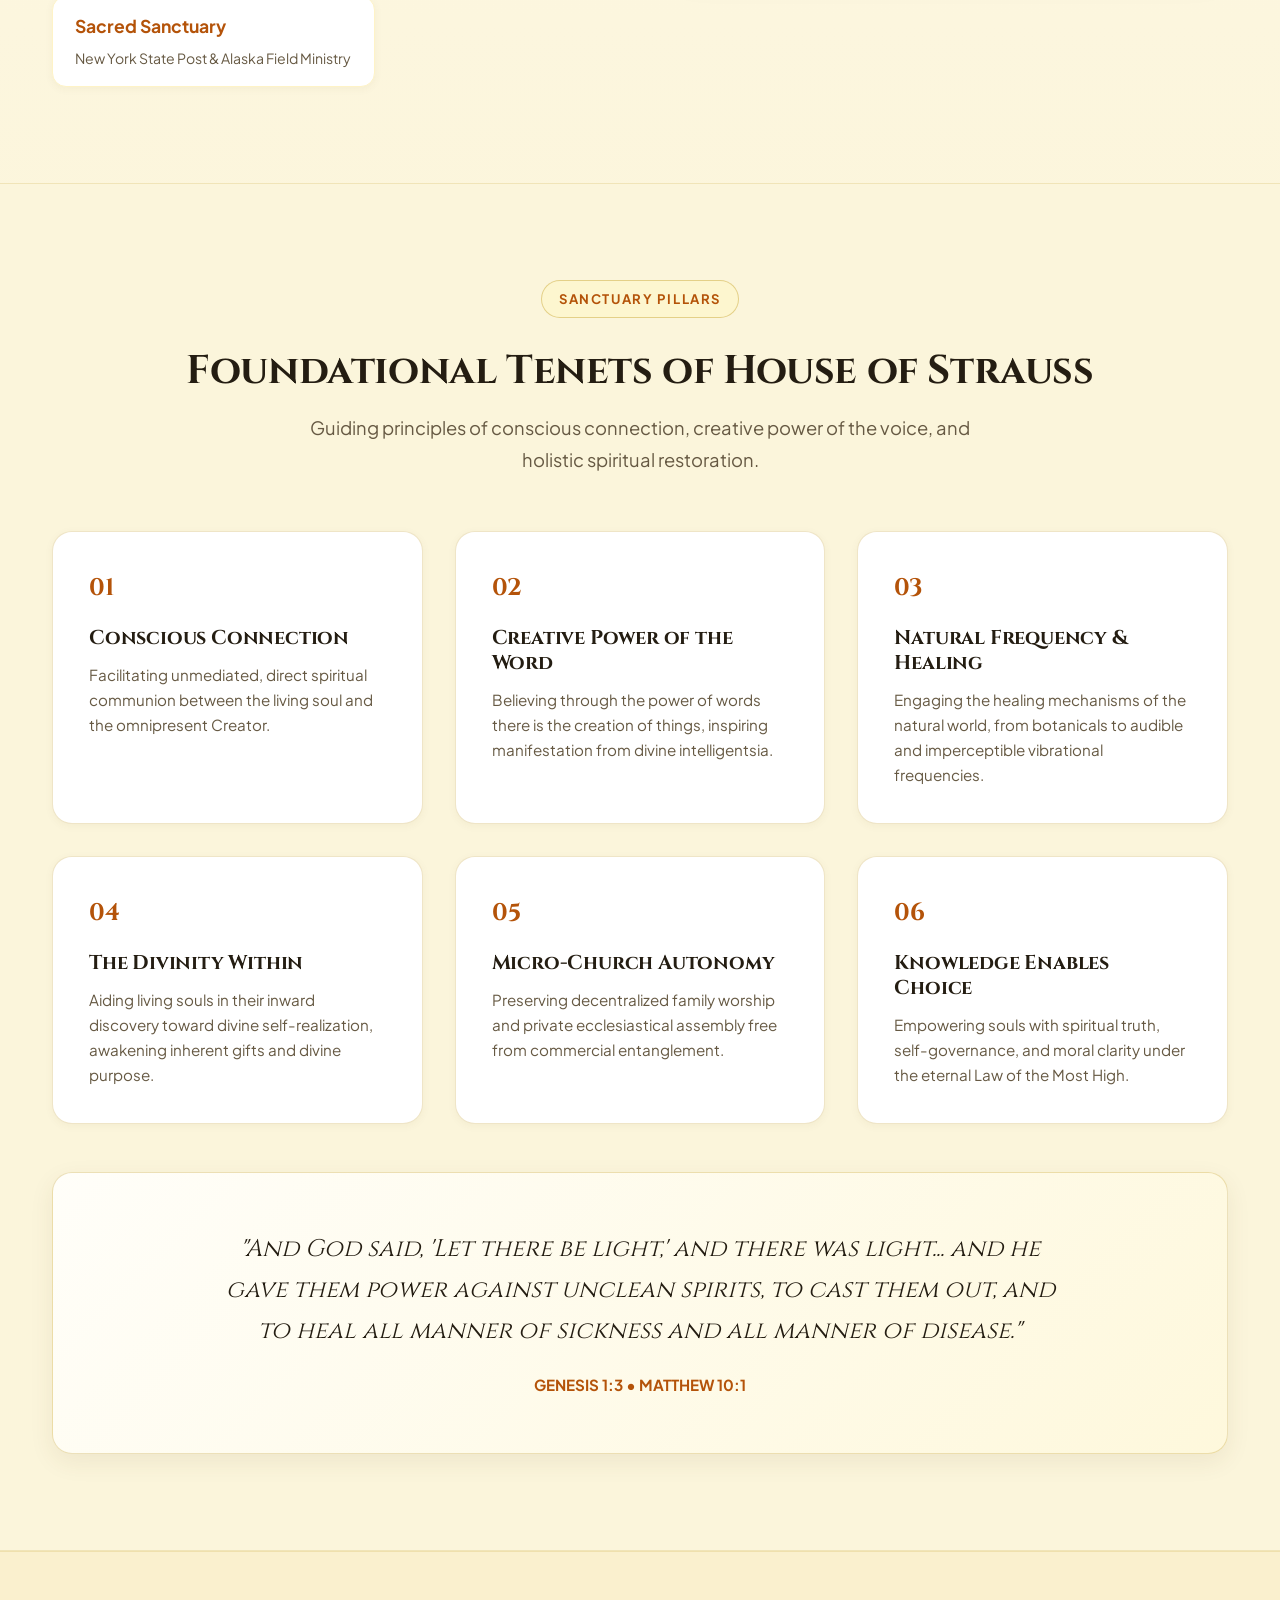
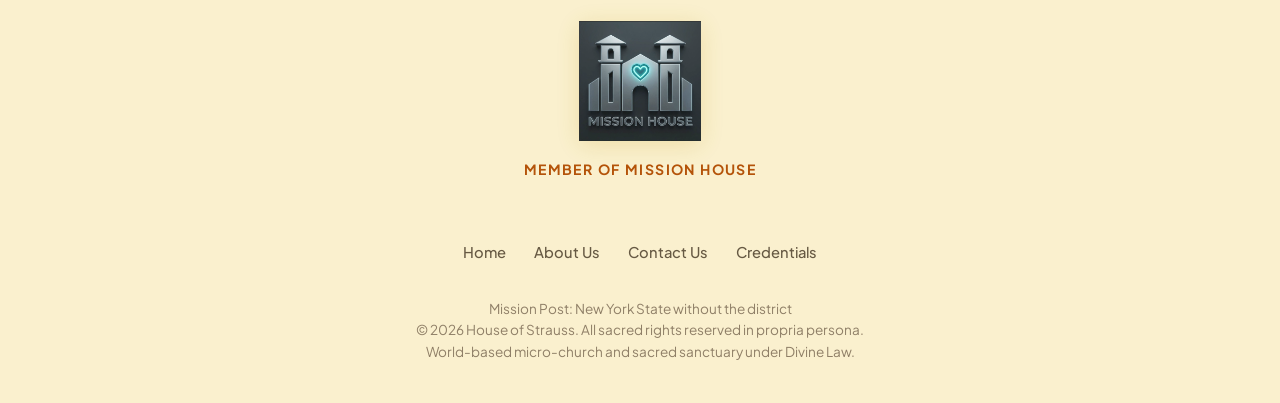
<file: beige_index.html>
<!DOCTYPE html>
<html lang="en">
<head>
  <meta charset="UTF-8">
  <meta name="viewport" content="width=device-width, initial-scale=1.0">
  <title>House of Strauss — Micro-Church & Sacred Sanctuary</title>
  <meta name="description" content="House of Strauss is a world-based micro-church facilitating conscious connection to the omnipresent Creator. Knowledge Enables Choice.">
  <link rel="stylesheet" href="styles.css">
  <link rel="icon" type="image/jpeg" href="images/house_of_strauss_seal.png">
</head>
<body>

  <!-- Header & Navigation -->
  <header class="site-header">
    <div class="header-container">
      <a href="index.html" class="brand">
        <img src="images/house_of_strauss_seal.png" alt="House of Strauss Consecrated Seal" class="brand-seal">
        <div class="brand-text">
          <span class="brand-name">House of Strauss</span>
          <span class="brand-subtitle">Micro-Church & Family Ministry</span>
        </div>
      </a>
      <nav>
        <ul class="nav-links">
          <li><a href="index.html" class="nav-link active">Home</a></li>
          <li><a href="about.html" class="nav-link">About Us</a></li>
          <li><a href="contact.html" class="nav-link">Contact Us</a></li>
          <li><a href="credentials.html" class="nav-cta">Credentials</a></li>
        </ul>
      </nav>
    </div>
  </header>

  <!-- Hero Section -->
  <section class="hero">
    <div class="hero-content">
      <div class="badge-tag">
        <span>✦</span> Knowledge Enables Choice • Est. 1974
      </div>
      <h1 class="headline">Facilitating Conscious Connection to the Omnipresent Creator</h1>
      <p class="subhead">
        A world-based micro-church and sacred family ministry providing a sanctuary of transformation, restoration, and illumination under the bathing light of the Almighty Father.
      </p>
      <div class="cta-group">
        <a href="about.html" class="btn btn-primary">
          <span>Explore Our Sanctuary</span>
          <svg width="18" height="18" viewBox="0 0 24 24" fill="none" stroke="currentColor" stroke-width="2.5" stroke-linecap="round" stroke-linejoin="round"><line x1="5" y1="12" x2="19" y2="12"></line><polyline points="12 5 19 12 12 19"></polyline></svg>
        </a>
        <a href="credentials.html" class="btn btn-secondary">
          <span>Verify Credentials</span>
        </a>
      </div>

      <!-- Mission House Affiliation Badge -->
      <div class="hero-affiliation">
        <a href="https://mission-house.org" target="_blank" class="hero-member-badge">
          <img src="images/mission_house_logo.png" alt="Mission House Logo" onerror="this.src='mission_house_logo.png'">
          <div class="hero-member-text">
            <span class="affil-label">Ecclesiastical Affiliation</span>
            <span class="affil-title">Member of Mission House</span>
          </div>
        </a>
      </div>
    </div>
  </section>

  <!-- Sanctuary Showcase -->
  <section class="section">
    <div class="container">
      <div class="split-grid">
        <div>
          <div class="badge-tag gold">The Micro-Church Sanctuary</div>
          <h2 style="font-size: 2.3rem; margin-bottom: 1.25rem;">Illumination Through Word, Voice & Natural Healing</h2>
          <p style="color: var(--text-muted); font-size: 1.05rem; line-height: 1.8; margin-bottom: 1.25rem;">
            To all whose souls have taken form, the House of Strauss provides what the Creator has willed: a sacred sanctuary of self-realization through the healing mechanisms of the natural world—from botanical life to resonant frequencies, both seeable and imperceptible.
          </p>
          <p style="color: var(--text-muted); font-size: 1.05rem; line-height: 1.8; margin-bottom: 1.75rem;">
            We believe that through the power of words there is the creation of all things, as the Father revealed in Genesis 1:3. We share our God-given talents and spiritual missions to aid living souls in their inward discovery toward the divinity within.
          </p>
          <div style="display: flex; gap: 1rem; flex-wrap: wrap;">
            <div style="background: #fff; border: 1.5px solid var(--border-card); padding: 0.9rem 1.4rem; border-radius: var(--radius-md); box-shadow: var(--shadow-sm);">
              <strong style="color: var(--accent-amber); display: block; font-size: 1.1rem; margin-bottom: 0.15rem;">Harmonic Healing</strong>
              <span style="color: var(--text-muted); font-size: 0.88rem;">Botanicals, frequencies & sound</span>
            </div>
            <div style="background: #fff; border: 1.5px solid var(--accent-gold-soft); padding: 0.9rem 1.4rem; border-radius: var(--radius-md); box-shadow: var(--shadow-sm);">
              <strong style="color: var(--accent-amber); display: block; font-size: 1.1rem; margin-bottom: 0.15rem;">Sacred Sanctuary</strong>
              <span style="color: var(--text-muted); font-size: 0.88rem;">New York State Post & Alaska Field Ministry</span>
            </div>
          </div>
        </div>

        <div class="image-showcase">
          <img src="images/hero_bg.jpg" alt="Sacred Open-Air Sanctuary Pavilion in Rolling Countryside">
          <div class="image-overlay-card">
            <h4 style="color: var(--text-heading); font-size: 1.05rem; margin-bottom: 0.25rem;">Sacred Open-Air Sanctuary Pavilion</h4>
            <p style="color: var(--text-muted); font-size: 0.88rem; line-height: 1.5;">Natural stone and timber prayer sanctuary nestled amidst wild botanicals, rolling hills, and golden dawn light.</p>
          </div>
        </div>
      </div>
    </div>
  </section>

  <!-- 6 Pillars -->
  <section class="section" style="background: var(--bg-secondary); border-top: 1px solid var(--border-subtle); border-bottom: 1px solid var(--border-subtle);">
    <div class="container">
      <div class="section-title">
        <div class="badge-tag">Sanctuary Pillars</div>
        <h2>Foundational Tenets of House of Strauss</h2>
        <p>Guiding principles of conscious connection, creative power of the voice, and holistic spiritual restoration.</p>
      </div>

      <div class="commitments-grid">
        <div class="commitment-card">
          <div class="commitment-num">01</div>
          <h3 style="font-size: 1.25rem; margin-bottom: 0.75rem; color: var(--text-heading);">Conscious Connection</h3>
          <p style="color: var(--text-muted); font-size: 0.95rem; line-height: 1.65;">Facilitating unmediated, direct spiritual communion between the living soul and the omnipresent Creator.</p>
        </div>

        <div class="commitment-card">
          <div class="commitment-num">02</div>
          <h3 style="font-size: 1.25rem; margin-bottom: 0.75rem; color: var(--text-heading);">Creative Power of the Word</h3>
          <p style="color: var(--text-muted); font-size: 0.95rem; line-height: 1.65;">Believing through the power of words there is the creation of things, inspiring manifestation from divine intelligentsia.</p>
        </div>

        <div class="commitment-card">
          <div class="commitment-num">03</div>
          <h3 style="font-size: 1.25rem; margin-bottom: 0.75rem; color: var(--text-heading);">Natural Frequency & Healing</h3>
          <p style="color: var(--text-muted); font-size: 0.95rem; line-height: 1.65;">Engaging the healing mechanisms of the natural world, from botanicals to audible and imperceptible vibrational frequencies.</p>
        </div>

        <div class="commitment-card">
          <div class="commitment-num">04</div>
          <h3 style="font-size: 1.25rem; margin-bottom: 0.75rem; color: var(--text-heading);">The Divinity Within</h3>
          <p style="color: var(--text-muted); font-size: 0.95rem; line-height: 1.65;">Aiding living souls in their inward discovery toward divine self-realization, awakening inherent gifts and divine purpose.</p>
        </div>

        <div class="commitment-card">
          <div class="commitment-num">05</div>
          <h3 style="font-size: 1.25rem; margin-bottom: 0.75rem; color: var(--text-heading);">Micro-Church Autonomy</h3>
          <p style="color: var(--text-muted); font-size: 0.95rem; line-height: 1.65;">Preserving decentralized family worship and private ecclesiastical assembly free from commercial entanglement.</p>
        </div>

        <div class="commitment-card">
          <div class="commitment-num">06</div>
          <h3 style="font-size: 1.25rem; margin-bottom: 0.75rem; color: var(--text-heading);">Knowledge Enables Choice</h3>
          <p style="color: var(--text-muted); font-size: 0.95rem; line-height: 1.65;">Empowering souls with spiritual truth, self-governance, and moral clarity under the eternal Law of the Most High.</p>
        </div>
      </div>

      <!-- Scripture Banner -->
      <div class="scripture-card">
        <div class="scripture-quote">
          "And God said, 'Let there be light,' and there was light... and he gave them power against unclean spirits, to cast them out, and to heal all manner of sickness and all manner of disease."
        </div>
        <div class="scripture-cite">Genesis 1:3 &bull; Matthew 10:1</div>
      </div>
    </div>
  </section>

  <!-- Footer -->
  <footer class="site-footer">
    <div class="footer-container">
      <a href="https://mission-house.org" target="_blank" class="footer-member-badge">
        <div class="logo-wrap">
          <img src="images/mission_house_logo.png" alt="Mission House Logo" onerror="this.src='mission_house_logo.png'">
        </div>
        <span class="footer-member-text">Member of Mission House</span>
      </a>

      <ul class="footer-nav">
        <li><a href="index.html">Home</a></li>
        <li><a href="about.html">About Us</a></li>
        <li><a href="contact.html">Contact Us</a></li>
        <li><a href="credentials.html">Credentials</a></li>
      </ul>

      <div class="footer-meta">
        Mission Post: New York State without the district<br>
        &copy; 2026 House of Strauss. All sacred rights reserved in propria persona.<br>
        World-based micro-church and sacred sanctuary under Divine Law.
      </div>
    </div>
  </footer>

</body>
</html>
</file>
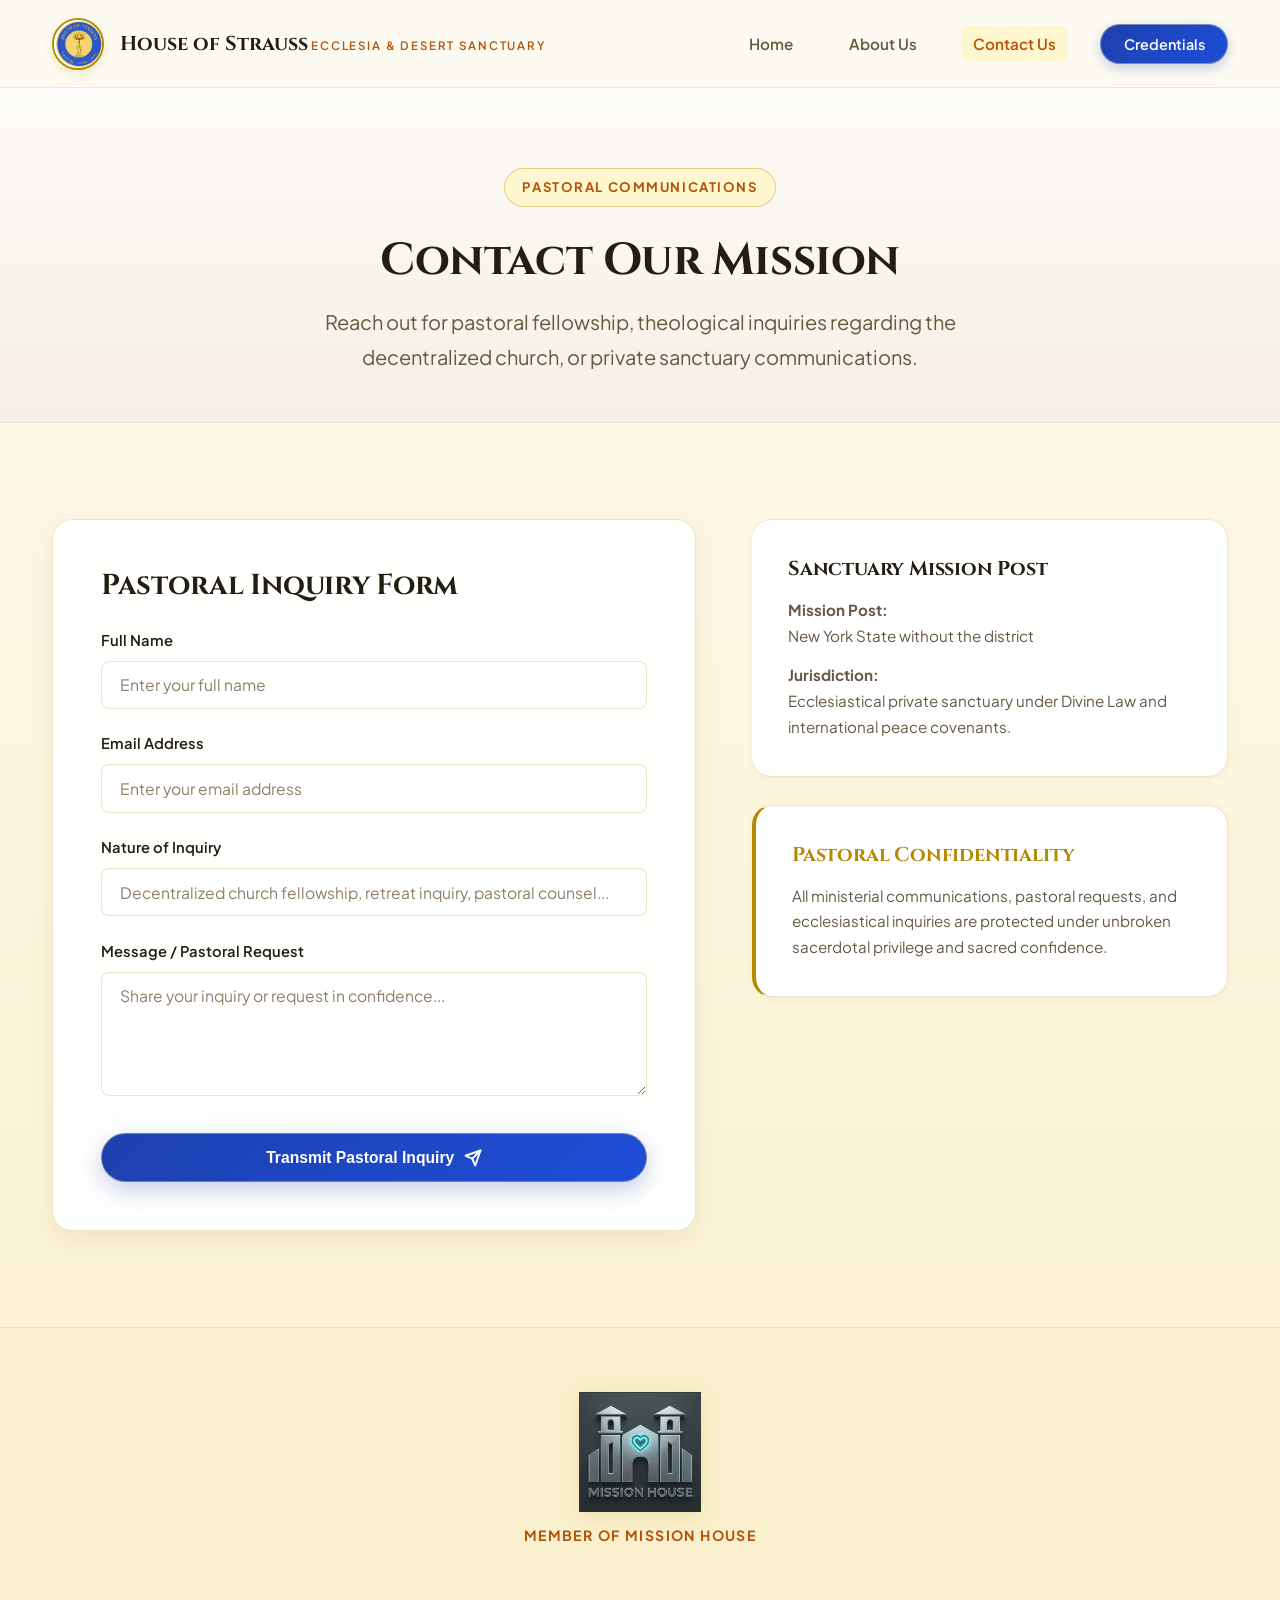
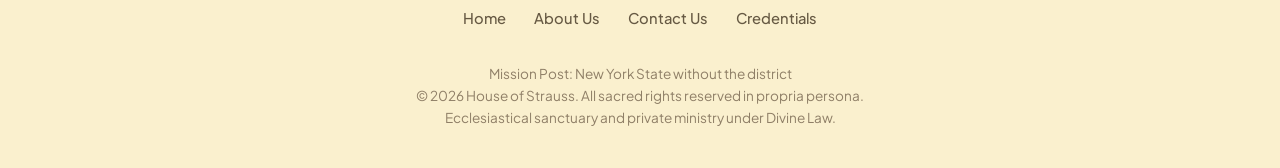
<file: contact.html>
<!DOCTYPE html>
<html lang="en">
<head>
  <meta charset="UTF-8">
  <meta name="viewport" content="width=device-width, initial-scale=1.0">
  <title>Contact Us — House of Strauss</title>
  <meta name="description" content="Pastoral inquiry and sanctuary communications for the House of Strauss in Scottsdale, Arizona.">
  <link rel="stylesheet" href="styles.css">
  <link rel="icon" type="image/png" href="images/house_of_strauss_seal.jpg">
  <style>
    .contact-grid {
      display: grid;
      grid-template-columns: 1.15fr 0.85fr;
      gap: 3.5rem;
      align-items: start;
    }
    .form-group {
      margin-bottom: 1.4rem;
    }
    .form-group label {
      display: block;
      margin-bottom: 0.5rem;
      font-weight: 600;
      color: var(--text-heading);
      font-size: 0.92rem;
    }
    .form-group input, 
    .form-group textarea {
      width: 100%;
      padding: 0.85rem 1.1rem;
      background: #ffffff;
      border: 1.5px solid var(--border-card);
      border-radius: var(--radius-sm);
      color: var(--text-main);
      font-family: var(--font-sans);
      font-size: 0.98rem;
      transition: var(--transition);
    }
    .form-group input:focus, 
    .form-group textarea:focus {
      outline: none;
      border-color: var(--accent-terracotta);
      box-shadow: 0 0 14px rgba(194, 94, 46, 0.15);
      background: #ffffff;
    }
    .form-group input::placeholder,
    .form-group textarea::placeholder {
      color: var(--text-light);
    }
    .info-card {
      background: var(--bg-card);
      border: 1px solid var(--border-card);
      padding: 2.25rem;
      border-radius: var(--radius-lg);
      box-shadow: var(--shadow-sm);
      margin-bottom: 1.75rem;
    }
    .info-card h3 {
      font-size: 1.25rem;
      color: var(--text-heading);
      margin-bottom: 1rem;
    }
    .info-card p {
      color: var(--text-muted);
      font-size: 0.95rem;
      line-height: 1.7;
    }
    @media (max-width: 860px) {
      .contact-grid { grid-template-columns: 1fr; gap: 2.5rem; }
    }
  </style>
</head>
<body>

    <!-- Header & Navigation -->
  <header class="site-header">
    <div class="header-container">
      <a href="index.html" class="brand">
        <img src="images/house_of_strauss_seal.jpg" alt="House of Strauss Consecrated Seal" class="brand-seal">
        <div class="brand-text">
          <span class="brand-name">House of Strauss</span>
          <span class="brand-subtitle">Ecclesia & Desert Sanctuary</span>
        </div>
      </a>
      <nav>
        <ul class="nav-links">
          <li><a href="index.html" class="nav-link">Home</a></li>
          <li><a href="about.html" class="nav-link">About Us</a></li>
          <li><a href="contact.html" class="nav-link active">Contact Us</a></li>
          <li><a href="credentials.html" class="nav-cta">Credentials</a></li>
        </ul>
      </nav>
    </div>
  </header>

  <!-- Hero Header -->
  <section class="section" style="padding: 5rem 0 3rem; background: linear-gradient(180deg, #fdfbf8 0%, #f6efe6 100%); border-bottom: 1px solid var(--border-subtle); text-align: center;">
    <div class="container">
      <div class="badge-tag">Pastoral Communications</div>
      <h1 class="headline" style="font-size: 2.8rem; margin-bottom: 1rem;">Contact Our Mission</h1>
      <p class="subhead" style="max-width: 720px; margin: 0 auto;">
        Reach out for pastoral fellowship, theological inquiries regarding the decentralized church, or private sanctuary communications.
      </p>
    </div>
  </section>

  <!-- Contact Grid -->
  <section class="section">
    <div class="container">
      <div class="contact-grid">
        <!-- Form -->
        <div class="glass-card">
          <h2 style="font-size: 1.8rem; margin-bottom: 1.5rem;">Pastoral Inquiry Form</h2>
          <form onsubmit="event.preventDefault(); alert('Your pastoral inquiry has been securely transmitted under ecclesiastical privilege.');">
            <div class="form-group">
              <label>Full Name</label>
              <input type="text" placeholder="Enter your full name" required>
            </div>

            <div class="form-group">
              <label>Email Address</label>
              <input type="email" placeholder="Enter your email address" required>
            </div>

            <div class="form-group">
              <label>Nature of Inquiry</label>
              <input type="text" placeholder="Decentralized church fellowship, retreat inquiry, pastoral counsel..." required>
            </div>

            <div class="form-group">
              <label>Message / Pastoral Request</label>
              <textarea rows="5" placeholder="Share your inquiry or request in confidence..." required></textarea>
            </div>

            <button type="submit" class="btn btn-primary" style="width: 100%; justify-content: center; margin-top: 0.5rem;">
              <span>Transmit Pastoral Inquiry</span>
              <svg width="18" height="18" viewBox="0 0 24 24" fill="none" stroke="currentColor" stroke-width="2.5" stroke-linecap="round" stroke-linejoin="round"><line x1="22" y1="2" x2="11" y2="13"></line><polygon points="22 2 15 22 11 13 2 9 22 2"></polygon></svg>
            </button>
          </form>
        </div>

        <!-- Info Sidebar -->
        <div>
          <div class="info-card" style="border-left: 4px solid var(--accent-terracotta);">
            <h3>Sanctuary Mission Post</h3>
            <p style="margin-bottom: 0.85rem;">
              <strong>Mission Post:</strong><br>
              New York State without the district
            </p>
            <p>
              <strong>Jurisdiction:</strong><br>
              Ecclesiastical private sanctuary under Divine Law and international peace covenants.
            </p>
          </div>

          <div class="info-card" style="border-left: 4px solid var(--accent-gold);">
            <h3 style="color: var(--accent-gold);">Pastoral Confidentiality</h3>
            <p>
              All ministerial communications, pastoral requests, and ecclesiastical inquiries are protected under unbroken sacerdotal privilege and sacred confidence.
            </p>
          </div>
        </div>
      </div>
    </div>
  </section>

    <!-- Footer -->
  <footer class="site-footer">
    <div class="footer-container">
      <a href="https://mission-house.org" target="_blank" class="founding-badge">
        <img src="images/mission_house_logo.png" alt="Mission House Logo" onerror="this.src='mission_house_logo.png'">
        <span class="footer-member-text">Member of Mission House</span>
      </a>

      <ul class="footer-nav">
        <li><a href="index.html">Home</a></li>
        <li><a href="about.html">About Us</a></li>
        <li><a href="contact.html">Contact Us</a></li>
        <li><a href="credentials.html">Credentials</a></li>
      </ul>

      <div class="footer-meta">
        Mission Post: New York State without the district<br>
        &copy; 2026 House of Strauss. All sacred rights reserved in propria persona.<br>
        Ecclesiastical sanctuary and private ministry under Divine Law.
      </div>
    </div>
  </footer>

</body>
</html>
</file>
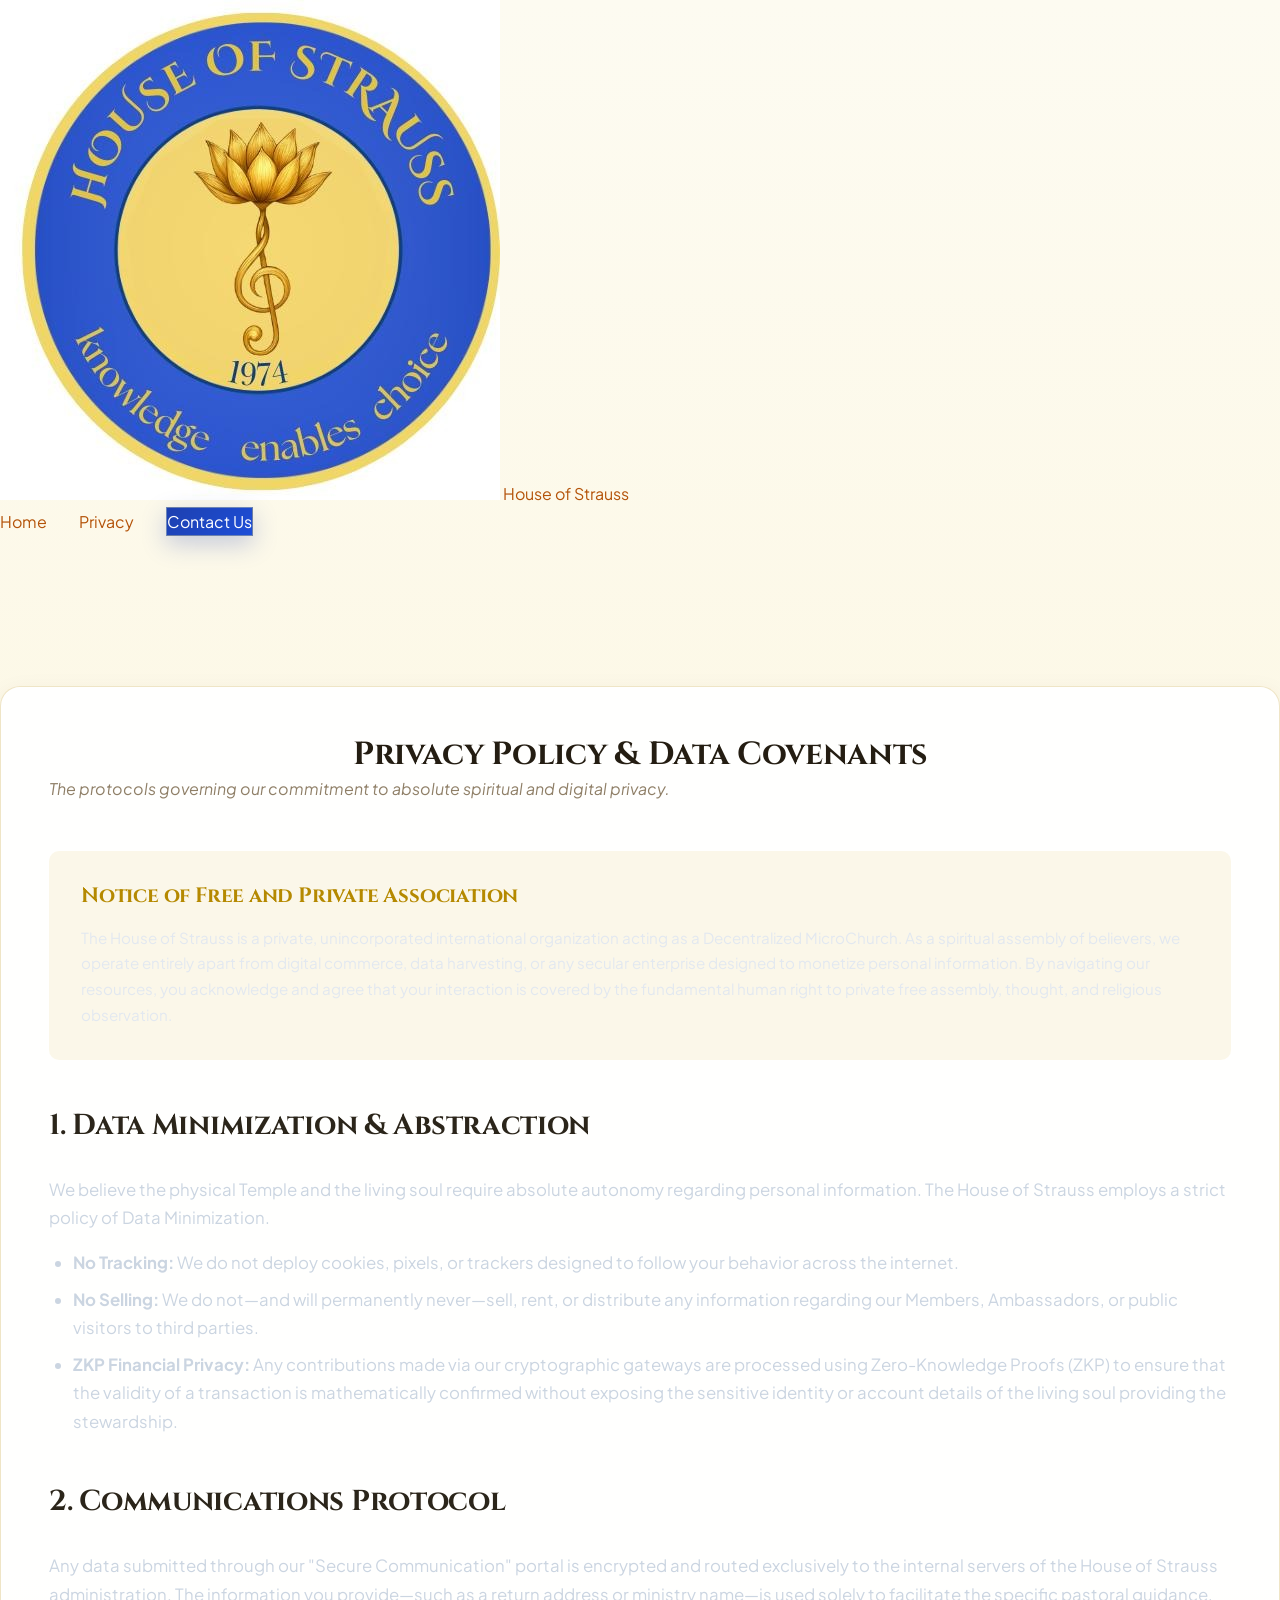
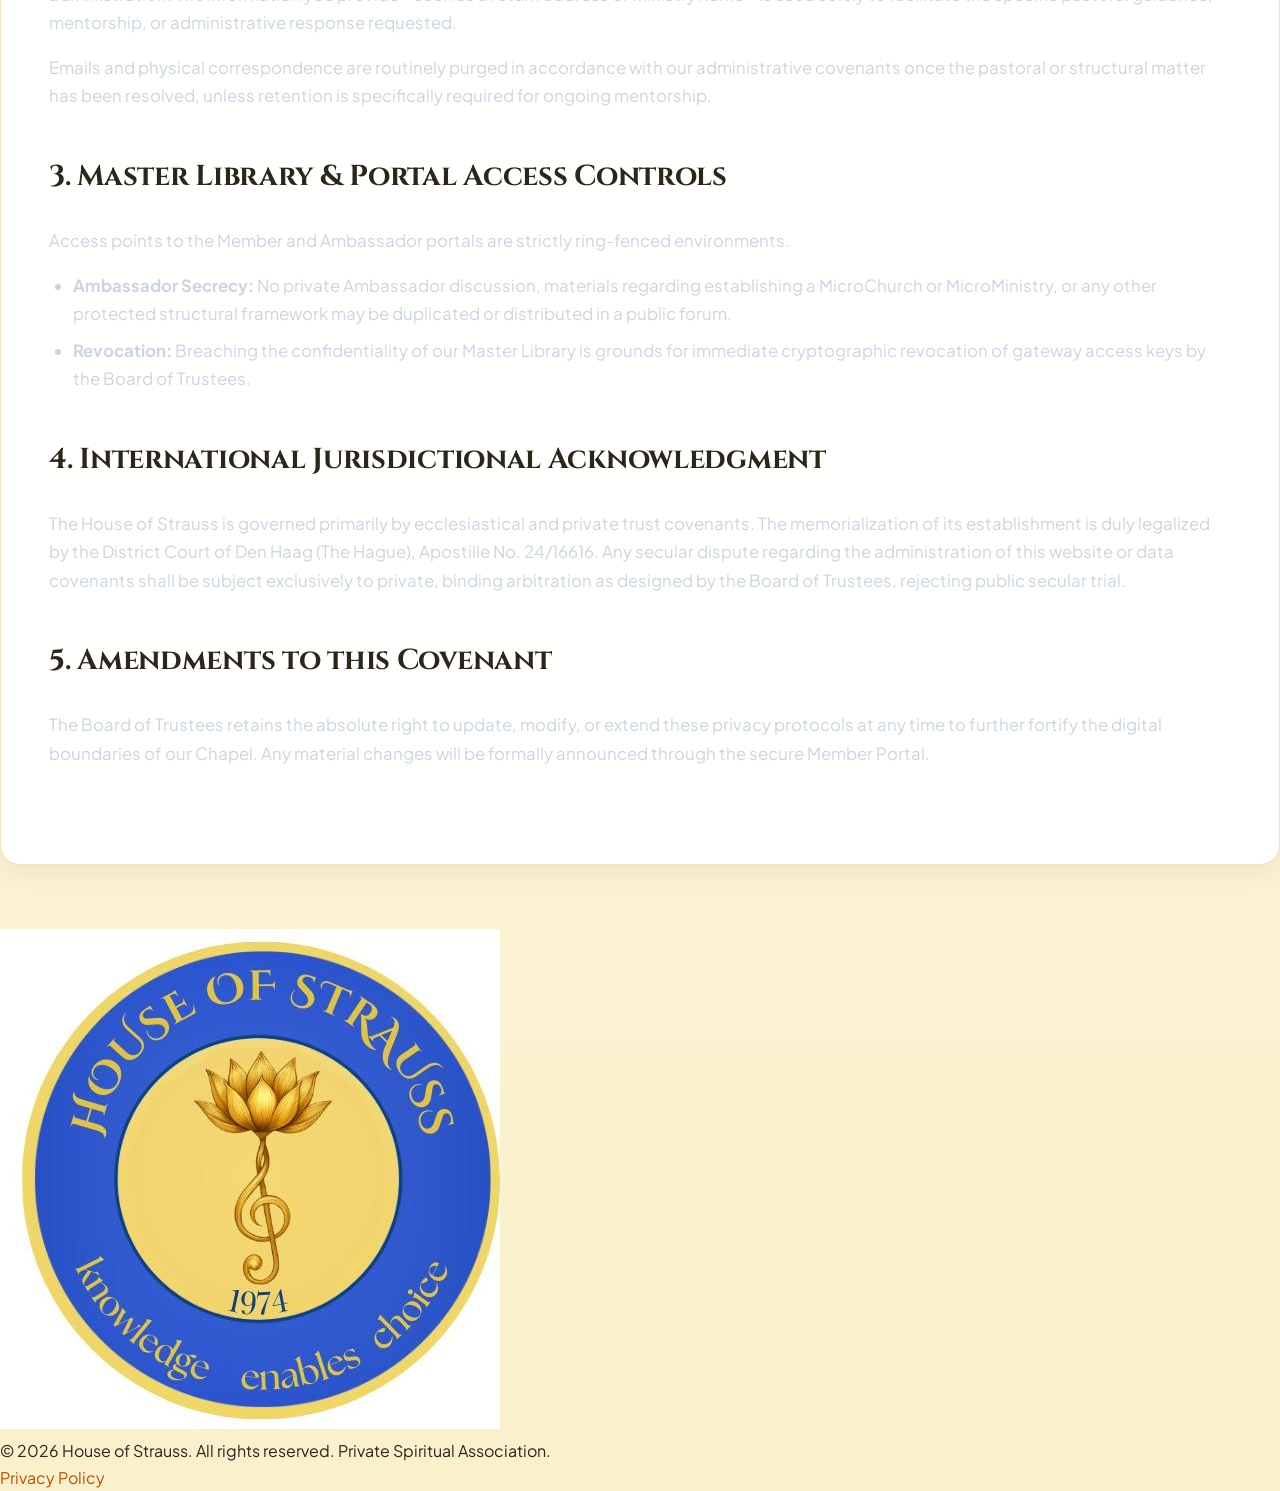
<file: privacy.html>
<!DOCTYPE html>
<html lang="en">
<head>
  <meta charset="UTF-8">
  <meta name="viewport" content="width=device-width, initial-scale=1.0">
  <title>Privacy Policy & Data Covenants | House of Strauss</title>
  <link href="https://fonts.googleapis.com/css2?family=Cinzel:wght@400;600&family=Inter:wght@300;400;500&display=swap" rel="stylesheet">
  <link rel="stylesheet" href="styles.css">
  <style>
    .policy-container {
      margin-top: 150px;
      margin-bottom: 4rem;
    }
    
    .policy-section {
      margin-bottom: 3rem;
    }
    
    .policy-section h2 {
      color: var(--primary-gold);
      font-size: 1.8rem;
      margin-bottom: 1.5rem;
      border-bottom: 1px solid var(--glass-border);
      padding-bottom: 0.5rem;
    }
    
    .policy-section p {
      color: #cbd5e1;
      margin-bottom: 1rem;
      font-size: 1.05rem;
      line-height: 1.7;
    }
    
    .policy-section ul {
      margin-left: 1.5rem;
      margin-bottom: 1.5rem;
      color: #cbd5e1;
    }
    
    .policy-section li {
      margin-bottom: 0.5rem;
      font-size: 1.05rem;
    }

    .disclaimer-box {
      background: rgba(212, 175, 55, 0.1);
      border: 1px solid var(--primary-gold);
      border-radius: 10px;
      padding: 2rem;
      margin-bottom: 3rem;
    }

    .disclaimer-box h3 {
      color: var(--accent-gold);
      margin-bottom: 1rem;
      font-size: 1.3rem;
      font-family: 'Cinzel', serif;
    }

    .disclaimer-box p {
      color: #e2e8f0;
      margin-bottom: 0;
      font-size: 0.95rem;
    }
  </style>
</head>
<body>

  <!-- Navigation -->
  <nav class="navbar glass">
      <div class="nav-container">
          <a href="index.html" class="logo-link">
              <img src="images/logo.jpg" alt="House of Strauss Logo" class="nav-logo">
              <span class="nav-title">House of Strauss</span>
          </a>
          <div class="nav-links">
              <a href="index.html">Home</a>
              <a href="privacy.html" class="active">Privacy</a>
              <a href="mailto:contact@houseofstrauss.org" class="btn-primary">Contact Us</a>
          </div>
      </div>
  </nav>

  <!-- Content Section -->
  <main class="content-sections policy-container">
      <div class="glass-card fade-in-up">
        
        <h1 class="section-title" style="border:none; margin-bottom: 0;">Privacy Policy & Data Covenants</h1>
        <p style="color: var(--text-light); font-style: italic; margin-bottom: 3rem;">The protocols governing our commitment to absolute spiritual and digital privacy.</p>

        <div class="disclaimer-box">
          <h3>Notice of Free and Private Association</h3>
          <p>The House of Strauss is a private, unincorporated international organization acting as a Decentralized MicroChurch. As a spiritual assembly of believers, we operate entirely apart from digital commerce, data harvesting, or any secular enterprise designed to monetize personal information. By navigating our resources, you acknowledge and agree that your interaction is covered by the fundamental human right to private free assembly, thought, and religious observation.</p>
        </div>

        <div class="policy-section">
          <h2>1. Data Minimization & Abstraction</h2>
          <p>We believe the physical Temple and the living soul require absolute autonomy regarding personal information. The House of Strauss employs a strict policy of Data Minimization.</p>
          <ul>
            <li><strong>No Tracking:</strong> We do not deploy cookies, pixels, or trackers designed to follow your behavior across the internet.</li>
            <li><strong>No Selling:</strong> We do not—and will permanently never—sell, rent, or distribute any information regarding our Members, Ambassadors, or public visitors to third parties.</li>
            <li><strong>ZKP Financial Privacy:</strong> Any contributions made via our cryptographic gateways are processed using Zero-Knowledge Proofs (ZKP) to ensure that the validity of a transaction is mathematically confirmed without exposing the sensitive identity or account details of the living soul providing the stewardship.</li>
          </ul>
        </div>

        <div class="policy-section">
          <h2>2. Communications Protocol</h2>
          <p>Any data submitted through our "Secure Communication" portal is encrypted and routed exclusively to the internal servers of the House of Strauss administration. The information you provide—such as a return address or ministry name—is used solely to facilitate the specific pastoral guidance, mentorship, or administrative response requested.</p>
          <p>Emails and physical correspondence are routinely purged in accordance with our administrative covenants once the pastoral or structural matter has been resolved, unless retention is specifically required for ongoing mentorship.</p>
        </div>

        <div class="policy-section">
          <h2>3. Master Library & Portal Access Controls</h2>
          <p>Access points to the Member and Ambassador portals are strictly ring-fenced environments.</p>
          <ul>
            <li><strong>Ambassador Secrecy:</strong> No private Ambassador discussion, materials regarding establishing a MicroChurch or MicroMinistry, or any other protected structural framework may be duplicated or distributed in a public forum.</li>
            <li><strong>Revocation:</strong> Breaching the confidentiality of our Master Library is grounds for immediate cryptographic revocation of gateway access keys by the Board of Trustees.</li>
          </ul>
        </div>

        <div class="policy-section">
          <h2>4. International Jurisdictional Acknowledgment</h2>
          <p>The House of Strauss is governed primarily by ecclesiastical and private trust covenants. The memorialization of its establishment is duly legalized by the District Court of Den Haag (The Hague), Apostille No. 24/16616. Any secular dispute regarding the administration of this website or data covenants shall be subject exclusively to private, binding arbitration as designed by the Board of Trustees, rejecting public secular trial.</p>
        </div>

        <div class="policy-section">
          <h2>5. Amendments to this Covenant</h2>
          <p>The Board of Trustees retains the absolute right to update, modify, or extend these privacy protocols at any time to further fortify the digital boundaries of our Chapel. Any material changes will be formally announced through the secure Member Portal.</p>
        </div>

      </div>
  </main>

  <footer class="footer">
      <div class="footer-content">
          <img src="images/logo.jpg" alt="House of Strauss Seal" class="footer-logo">
          <p>&copy; 2026 House of Strauss. All rights reserved. Private Spiritual Association.</p>
          <div class="footer-links">
              <a href="privacy.html">Privacy Policy</a>
          </div>
      </div>
  </footer>

</body>
</html>
</file>
<file: styles.css>
/* ==========================================================================
   HOUSE OF STRAUSS — SACRED HARMONICS & SANCTUARY DESIGN SYSTEM
   Palette: Luminous Pastel Yellow, Celestial Gold, Honey Amber & Royal Blue
   ========================================================================== */

@import url('https://fonts.googleapis.com/css2?family=Cinzel:wght@500;600;700;800&family=Plus+Jakarta+Sans:wght@300;400;500;600;700&display=swap');

:root {
  --font-serif: 'Cinzel', serif;
  --font-sans: 'Plus Jakarta Sans', -apple-system, BlinkMacSystemFont, 'Segoe UI', Roboto, sans-serif;

  --bg-primary: #fdfbf1;
  --bg-secondary: #fbf5db;
  --bg-card: #ffffff;
  --bg-card-hover: #fffef8;
  --bg-glass: rgba(253, 251, 241, 0.92);
  --bg-glass-card: rgba(255, 255, 255, 0.95);

  --text-main: #2b251a;
  --text-muted: #665943;
  --text-light: #8f7f67;
  --text-heading: #241d12;

  --accent-gold: #b58900;
  --accent-amber: #b45309;
  --accent-gold-soft: #fef3c7;
  --accent-yellow-pastel: #fdf6cf;
  --accent-blue: #1e40af;
  --accent-blue-soft: #eff6ff;

  --border-subtle: rgba(181, 137, 0, 0.16);
  --border-card: rgba(181, 137, 0, 0.22);
  --border-active: rgba(181, 137, 0, 0.45);

  --shadow-sm: 0 2px 8px rgba(90, 70, 20, 0.05);
  --shadow-md: 0 8px 24px rgba(90, 70, 20, 0.08);
  --shadow-lg: 0 16px 40px rgba(90, 70, 20, 0.12);
  --shadow-gold: 0 10px 30px rgba(181, 137, 0, 0.25);

  --radius-sm: 8px;
  --radius-md: 14px;
  --radius-lg: 20px;
  --radius-full: 9999px;

  --transition: all 0.3s cubic-bezier(0.16, 1, 0.3, 1);
}

*, *::before, *::after { box-sizing: border-box; margin: 0; padding: 0; }
html { scroll-behavior: smooth; font-size: 16px; background-color: var(--bg-primary); }
body {
  font-family: var(--font-sans);
  background: linear-gradient(180deg, #fdfbf1 0%, #fcf6de 45%, #faf0cb 100%);
  color: var(--text-main);
  line-height: 1.7;
  overflow-x: hidden;
  min-height: 100vh;
  display: flex;
  flex-direction: column;
}
a { color: var(--accent-amber); text-decoration: none; transition: var(--transition); }
a:hover { color: var(--accent-gold); }
h1, h2, h3, h4, .serif-font { font-family: var(--font-serif); color: var(--text-heading); letter-spacing: -0.01em; line-height: 1.25; }
.container { max-width: 1240px; margin: 0 auto; padding: 0 2rem; }
.section { padding: 6rem 0; position: relative; }
.section-title { text-align: center; margin-bottom: 3.5rem; }
.section-title h2 { font-size: 2.5rem; font-weight: 700; margin-bottom: 1rem; }
.section-title p { color: var(--text-muted); font-size: 1.15rem; max-width: 680px; margin: 0 auto; }

/* Site Header */
.site-header {
  position: sticky; top: 0; z-index: 100;
  background: var(--bg-glass); backdrop-filter: blur(16px);
  border-bottom: 1px solid var(--border-subtle);
}
.header-container {
  display: flex; justify-content: space-between; align-items: center;
  padding: 1.1rem 2rem; max-width: 1240px; margin: 0 auto;
}
.brand { display: flex; align-items: center; gap: 1rem; text-decoration: none; }
.brand-seal {
  width: 52px; height: 52px; border-radius: 50%;
  box-shadow: 0 4px 12px rgba(181, 137, 0, 0.18);
  border: 2px solid var(--accent-gold);
  object-fit: cover; background: #fff;
}
.brand-name { font-family: var(--font-serif); font-size: 1.25rem; font-weight: 700; color: var(--text-heading); }
.brand-subtitle { font-size: 0.72rem; text-transform: uppercase; letter-spacing: 0.16em; color: var(--accent-amber); font-weight: 600; }
.nav-links { display: flex; gap: 2rem; list-style: none; align-items: center; }
.nav-link { font-size: 0.95rem; font-weight: 600; color: var(--text-muted); padding: 0.5rem 0.75rem; border-radius: var(--radius-sm); transition: var(--transition); }
.nav-link:hover, .nav-link.active { color: var(--accent-amber); background: var(--accent-yellow-pastel); }
.nav-cta {
  background: linear-gradient(135deg, #1e40af 0%, #1d4ed8 100%);
  color: #fff !important; padding: 0.6rem 1.4rem; border-radius: var(--radius-full);
  font-weight: 600; font-size: 0.9rem; box-shadow: 0 4px 14px rgba(30, 64, 175, 0.25);
  border: 1px solid rgba(254, 240, 138, 0.4);
}
.nav-cta:hover { background: linear-gradient(135deg, #1d4ed8 0%, #2563eb 100%); transform: translateY(-2px); }

/* Hero */
.hero {
  position: relative; min-height: 82vh; display: flex; align-items: center; justify-content: center;
  text-align: center; padding: 7rem 2rem 5rem;
  background: linear-gradient(180deg, rgba(253, 251, 241, 0.4) 0%, rgba(253, 251, 241, 0.92) 75%, #fdfbf1 100%),
              url('images/hero_bg.jpg') center center/cover no-repeat;
  border-bottom: 1px solid var(--border-subtle);
}
.hero-content { max-width: 900px; margin: 0 auto; position: relative; z-index: 2; }
.badge-tag {
  display: inline-flex; align-items: center; gap: 0.5rem;
  background: var(--accent-yellow-pastel); color: var(--accent-amber);
  padding: 0.45rem 1.1rem; border-radius: var(--radius-full);
  font-size: 0.82rem; font-weight: 700; text-transform: uppercase; letter-spacing: 0.12em;
  border: 1px solid rgba(181, 137, 0, 0.35); margin-bottom: 1.75rem;
}
.badge-tag.gold { background: var(--accent-gold-soft); color: var(--accent-amber); border-color: rgba(217, 119, 6, 0.3); }
.headline { font-size: 3.4rem; font-weight: 700; color: var(--text-heading); margin-bottom: 1.5rem; line-height: 1.18; }
.subhead { font-size: 1.25rem; color: var(--text-muted); max-width: 760px; margin: 0 auto 2.5rem; font-weight: 400; line-height: 1.75; }
.cta-group { display: flex; gap: 1.25rem; justify-content: center; flex-wrap: wrap; }

/* Buttons */
.btn {
  display: inline-flex; align-items: center; gap: 0.6rem;
  padding: 0.9rem 2rem; border-radius: var(--radius-full);
  font-weight: 600; font-size: 0.98rem; cursor: pointer; transition: var(--transition); border: none;
}
.btn-primary { background: linear-gradient(135deg, #1e40af 0%, #1d4ed8 100%); color: #fff !important; box-shadow: 0 8px 24px rgba(30, 64, 175, 0.25); border: 1px solid rgba(254, 240, 138, 0.35); }
.btn-primary:hover { transform: translateY(-3px); box-shadow: 0 12px 28px rgba(30, 64, 175, 0.38); }
.btn-secondary { background: #ffffff; color: var(--accent-amber); border: 1.5px solid var(--accent-gold); box-shadow: var(--shadow-sm); }
.btn-secondary:hover { background: var(--accent-yellow-pastel); transform: translateY(-3px); }

/* Hero Affiliation Badge */
.hero-affiliation {
  margin-top: 2.75rem;
  display: flex;
  justify-content: center;
}
.hero-member-badge {
  display: inline-flex;
  align-items: center;
  gap: 1.1rem;
  background: rgba(255, 255, 255, 0.92);
  backdrop-filter: blur(12px);
  padding: 0.65rem 1.6rem 0.65rem 0.85rem;
  border-radius: var(--radius-full);
  border: 1.5px solid rgba(181, 137, 0, 0.32);
  box-shadow: 0 4px 18px rgba(90, 70, 20, 0.08);
  text-decoration: none;
  transition: var(--transition);
}
.hero-member-badge:hover {
  transform: translateY(-2px);
  box-shadow: 0 8px 24px rgba(90, 70, 20, 0.16);
  border-color: var(--accent-gold);
}
.hero-member-badge img {
  width: 46px;
  height: 46px;
  object-fit: cover;
  border-radius: 8px;
  box-shadow: 0 2px 8px rgba(0, 0, 0, 0.2);
}
.hero-member-text {
  display: flex;
  flex-direction: column;
  text-align: left;
}
.affil-label {
  font-size: 0.68rem;
  text-transform: uppercase;
  letter-spacing: 0.14em;
  color: var(--text-muted);
  font-weight: 600;
}
.affil-title {
  font-size: 0.88rem;
  font-weight: 700;
  letter-spacing: 0.06em;
  color: var(--accent-amber);
  text-transform: uppercase;
}

/* Grids & Cards */
.split-grid { display: grid; grid-template-columns: 1fr 1fr; gap: 4rem; align-items: center; }
.glass-card { background: var(--bg-glass-card); border-radius: var(--radius-lg); padding: 3rem; border: 1px solid var(--border-card); box-shadow: var(--shadow-md); }
.image-showcase { position: relative; border-radius: var(--radius-lg); overflow: hidden; box-shadow: var(--shadow-lg); border: 1px solid var(--border-card); }
.image-showcase img { width: 100%; height: 440px; object-fit: cover; display: block; }
.image-overlay-card {
  position: absolute; bottom: 1.5rem; left: 1.5rem; right: 1.5rem;
  background: rgba(255, 255, 255, 0.95); backdrop-filter: blur(12px);
  padding: 1.25rem 1.5rem; border-radius: var(--radius-md); border: 1px solid rgba(181, 137, 0, 0.25);
}
.commitments-grid { display: grid; grid-template-columns: repeat(3, 1fr); gap: 2rem; }
.commitment-card {
  background: var(--bg-card); border-radius: var(--radius-lg); padding: 2.25rem;
  border: 1px solid var(--border-card); box-shadow: var(--shadow-sm); transition: var(--transition);
}
.commitment-card:hover { transform: translateY(-6px); box-shadow: var(--shadow-lg); border-color: var(--accent-gold); }
.commitment-num { font-family: var(--font-serif); font-size: 1.5rem; font-weight: 700; color: var(--accent-amber); margin-bottom: 1rem; }
.scripture-card {
  background: linear-gradient(135deg, #fffef9 0%, #fef8dc 100%);
  border-radius: var(--radius-lg); padding: 3.5rem; border: 1.5px solid rgba(181, 137, 0, 0.25);
  text-align: center; box-shadow: var(--shadow-md); margin-top: 3rem;
}
.scripture-quote { font-family: var(--font-serif); font-size: 1.5rem; font-style: italic; color: var(--text-heading); max-width: 840px; margin: 0 auto 1.25rem; }
.scripture-cite { font-size: 0.95rem; color: var(--accent-amber); font-weight: 700; text-transform: uppercase; }

/* Footer */
.site-footer { margin-top: auto; background: #faf0ce; border-top: 1px solid var(--border-subtle); padding: 4rem 2rem 2.5rem; }
.footer-container { max-width: 1240px; margin: 0 auto; display: flex; flex-direction: column; align-items: center; text-align: center; gap: 2rem; }
.footer-member-badge, .founding-badge {
  display: flex;
  flex-direction: column;
  align-items: center;
  justify-content: center;
  text-decoration: none;
  margin: 0 auto 1.5rem;
  background: transparent;
  border: none;
  box-shadow: none;
  padding: 0;
}
.footer-member-badge .logo-wrap, .founding-badge .logo-wrap, .footer-member-badge > div:first-child {
  height: 130px;
  display: flex;
  align-items: center;
  justify-content: center;
}
.footer-member-badge img, .founding-badge img {
  max-width: 150px;
  max-height: 120px;
  width: auto;
  height: auto;
  opacity: 0.92;
  transition: var(--transition);
  filter: drop-shadow(0 4px 12px rgba(181, 137, 0, 0.2));
}
.footer-member-badge:hover img, .founding-badge:hover img {
  opacity: 1;
  transform: scale(1.06);
}
.footer-member-text, .founding-badge span {
  font-size: 0.88rem;
  font-weight: 700;
  letter-spacing: 0.1em;
  color: var(--accent-amber);
  text-transform: uppercase;
  margin-top: 0.75rem;
  display: block;
}
.footer-nav { display: flex; gap: 1.75rem; list-style: none; flex-wrap: wrap; justify-content: center; }
.footer-nav a { color: var(--text-muted); font-size: 0.92rem; font-weight: 500; }
.footer-nav a:hover { color: var(--accent-amber); }
.footer-meta { color: var(--text-light); font-size: 0.85rem; max-width: 600px; line-height: 1.6; }

@media (max-width: 1024px) { .commitments-grid { grid-template-columns: repeat(2, 1fr); } .split-grid { grid-template-columns: 1fr; gap: 2.5rem; } }
@media (max-width: 768px) { .nav-links { display: none; } .headline { font-size: 2.2rem; } .commitments-grid { grid-template-columns: 1fr; } }
</file>
